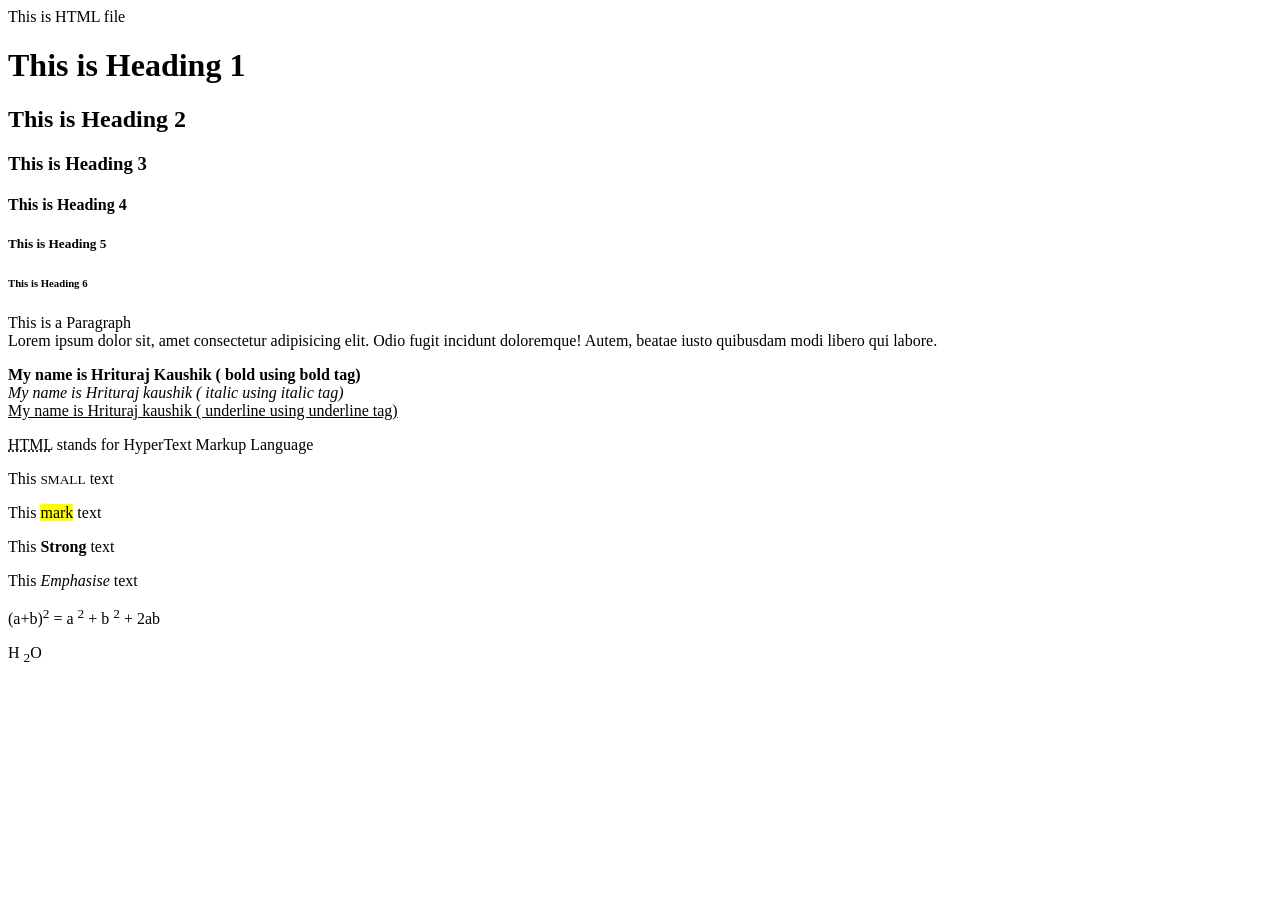
<file: HTML/index.html>
<!DOCTYPE html>
<html lang="en">

<head>
    <meta charset="UTF-8">
    <meta name="viewport" content="width=device-width, initial-scale=1.0">
    <title> My first website</title>
</head>

<body>
    This is HTML file

    <h1>This is Heading 1</h1>
    <h2>This is Heading 2 </h2>
    <h3>This is Heading 3</h3>
    <h4>This is Heading 4</h4>
    <h5>This is Heading 5</h5>
    <h6>This is Heading 6</h6>

    <p> This is a Paragraph <br> Lorem ipsum dolor sit, amet consectetur adipisicing elit. Odio fugit incidunt
        doloremque! Autem, beatae iusto quibusdam modi libero qui labore. </p>

    <b>My name is Hrituraj Kaushik ( bold using bold tag)</b> <br>
    <i>My name is Hrituraj kaushik ( italic using italic tag)</i> <br>
    <u>My name is Hrituraj kaushik ( underline using underline tag)</u> <br>

    <p>
        <abbr title="Hyper Text Markup language">HTML</abbr> stands for HyperText Markup Language
    </p>
    <p>
        This <small>SMALL</small> text
    </p>
    <p>
        This <mark>mark</mark> text
    </p>
    <p>
        This <strong>Strong</strong> text
    </p>
    <p>
        This <em>Emphasise</em> text
    </p>
    <p> (a+b)<sup>2</sup> = a <sup>2</sup> + b <sup>2</sup> + 2ab</p>
    <p>
        H <sub>2</sub>O
    </p>
</body>

</html>
</file>
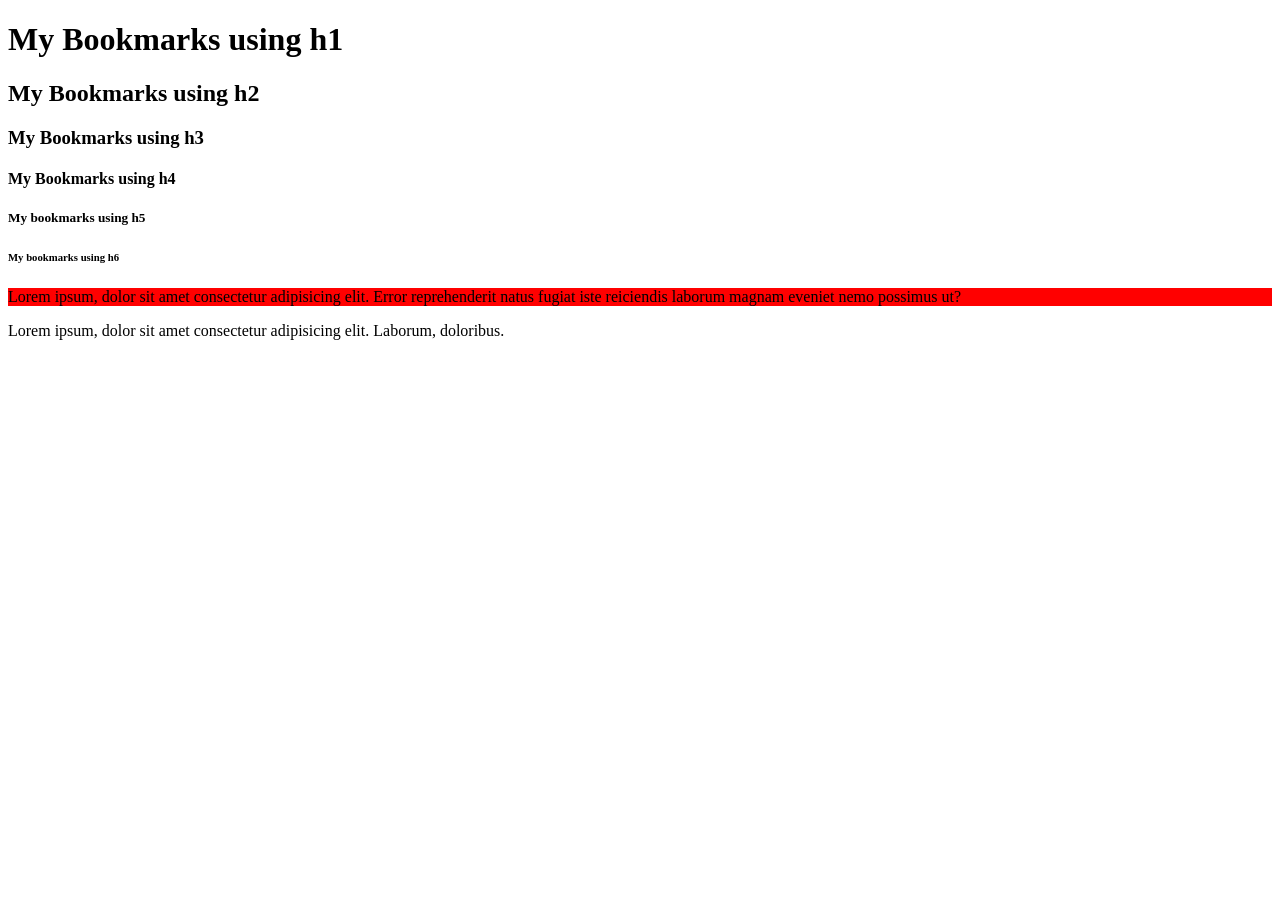
<file: HTML/Bookmarks.html>
<!DOCTYPE html>
<html lang="en">
<head>
    <meta charset="UTF-8">
    <meta name="viewport" content="width=device-width, initial-scale=1.0">
    <title>Document</title>
</head>
<body>
    <h1> My Bookmarks using h1</h1>
    <h2> My Bookmarks using h2</h2>
    <h3> My Bookmarks using h3</h3>
    <h4> My Bookmarks using h4</h4>
    <h5> My bookmarks using h5</h5>
    <h6>My bookmarks using h6 </h6>

    <p style="background-color: red;"> Lorem ipsum, dolor sit amet consectetur adipisicing elit. Error reprehenderit natus fugiat iste reiciendis laborum magnam eveniet nemo possimus ut?</p>

    <p>Lorem ipsum, dolor sit amet consectetur adipisicing elit. Laborum, doloribus.</p>

</body>
</html>
</file>
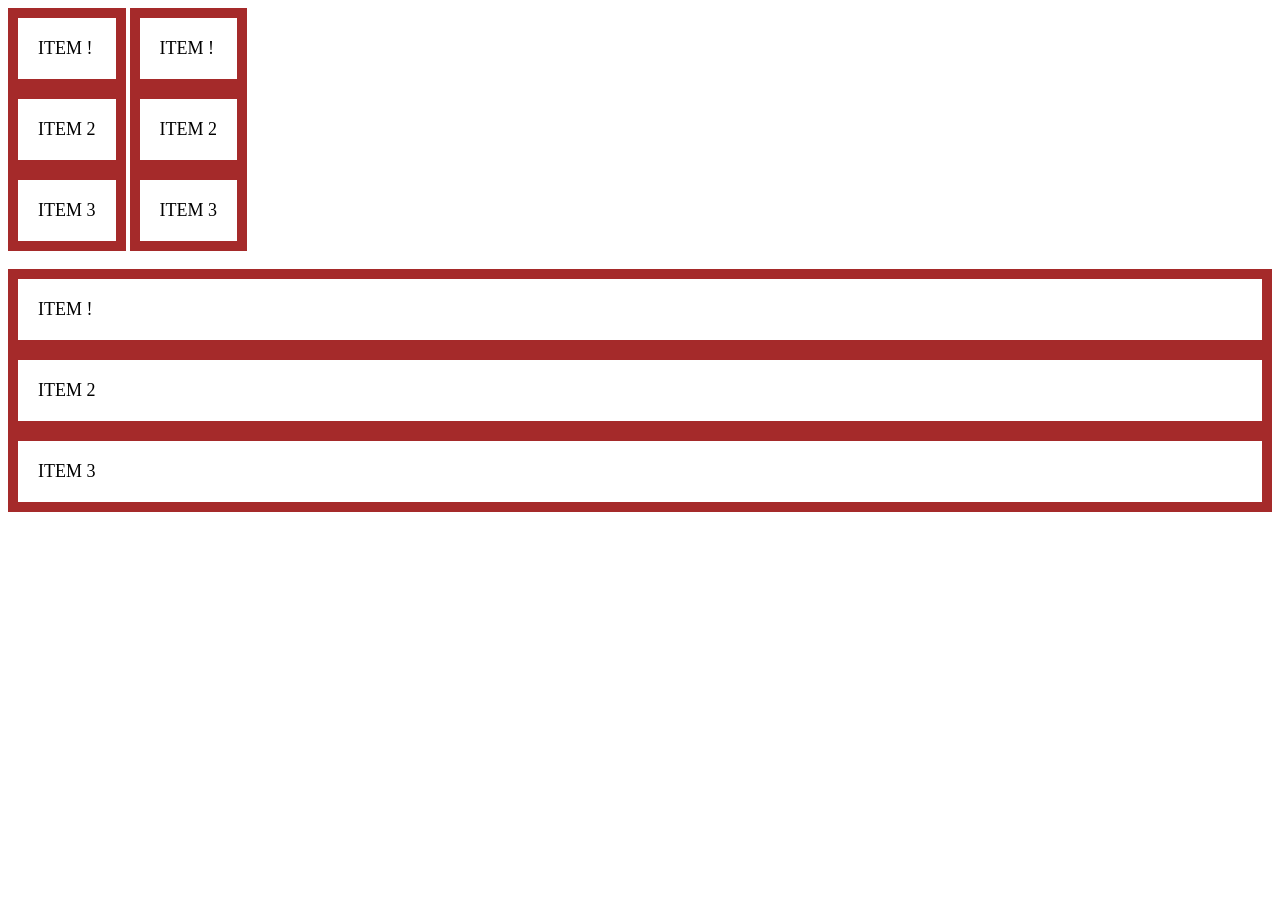
<file: HTML/Flex.html>
<!DOCTYPE html>
<html lang="en">

<head>
    <meta charset="UTF-8">
    <meta name="viewport" content="width=device-width, initial-scale=1.0">
    <title>Document</title>

    <style>
        .content {
            display: inline-flex;
            background-color: brown;
            flex-direction: column;
        }

        .content div {
            background-color: white;
            margin: 10px;
            font-size: large;
            align-items: center;
            padding: 20px;

        }

        .content2 {
            display: flex;
            background-color: brown;
            flex-direction: column;
        }

        .content2 div {
            background-color: white;
            margin: 10px;
            font-size: large;
            align-items: center;
            padding: 20px;
        }

        .content3 {
            display: inline-flex;
            background-color: brown;
            flex-direction: column;
        }

        .content3 div {
            background-color: white;
            margin: 10px;
            font-size: large;
            align-items: center;
            padding: 20px;
        }
    </style>
</head>

<body>
    <div class="content">
        <div>ITEM !</div>
        <div>ITEM 2</div>
        <div>ITEM 3</div>
    </div>

    <div class="content3">
        <div>ITEM !</div>
        <div>ITEM 2</div>
        <div>ITEM 3</div>
    </div>

    <br><br>

    <div class="content2">
        <div>ITEM !</div>
        <div>ITEM 2</div>
        <div>ITEM 3</div>
    </div>
</body>

</html>
</file>
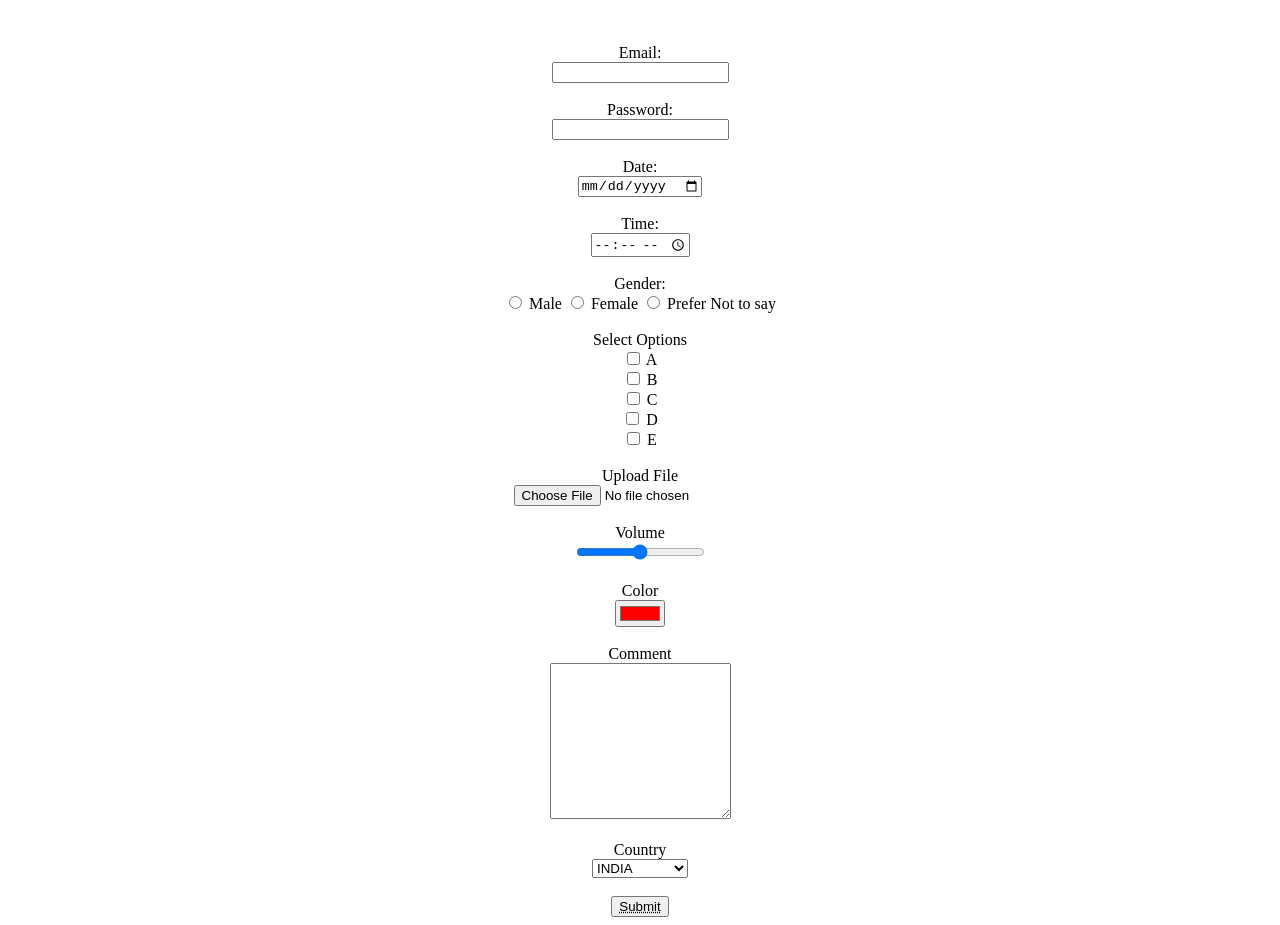
<file: HTML/Form.html>
<!DOCTYPE html>
<html lang="en">

<head>
    <meta charset="UTF-8">
    <meta name="viewport" content="width=device-width, initial-scale=1.0">
    <title>Document</title>
</head>

<body>
    <form>
        <center>
            <br><br>

            <!-- Email input type validates email format -->
            <!-- label: Displays the text for the input -->
            <!-- for: Must match the input's id -->
            <!-- id: Unique identifier for the input -->
            <!-- name: Name sent to the server when the form is submitted -->
            <label for="Email">Email:</label><br>
            <input type="email" name="Email ID" id="Email">

            <br><br>

            <!-- Password field hides entered text -->
            <label for="Password">Password:</label><br>
            <input type="password" name="Password" id="Password">

            <br><br>

            <!-- Date picker lets user choose a date -->
            <label for="Date">Date:</label><br>
            <input type="date" name="Date" id="Date">

            <br><br>

            <!-- Time picker lets user choose a time -->
            <label for="Time">Time:</label><br>
            <input type="time" name="Time" id="Time">

            <br><br>

            <!-- Radio buttons allow one gender choice -->
            <!-- Same name groups radio buttons so only one can be selected -->
            <!-- value stores the selected option -->
            <label>Gender:</label><br>

            <input type="radio" name="Gender" id="Male" value="Male">
            <label for="Male">Male</label>

            <input type="radio" name="Gender" id="Female" value="Female">
            <label for="Female">Female</label>

            <input type="radio" name="Gender" id="NA" value="Prefer Not to say">
            <label for="NA">Prefer Not to say</label>

            <br><br>

            <!-- Checkboxes allow multiple selections -->
            <!-- Multiple checkboxes can have the same name -->
            <!-- Each checkbox should have a unique id and value -->
            <label>Select Options</label><br>

            <input type="checkbox" name="Option" id="A" value="A">
            <label for="A">A</label><br>

            <input type="checkbox" name="Option" id="B" value="B">
            <label for="B">B</label><br>

            <input type="checkbox" name="Option" id="C" value="C">
            <label for="C">C</label><br>

            <input type="checkbox" name="Option" id="D" value="D">
            <label for="D">D</label><br>

            <input type="checkbox" name="Option" id="E" value="E">
            <label for="E">E</label>

            <br><br>

            <!-- File input opens file chooser -->
            <label for="File">Upload File</label><br>
            <input type="file" name="File" id="File">

            <br><br>

            <!-- Range slider selects a numeric value -->
            <!-- value can set the initial slider position -->
            <label for="Volume">Volume</label><br>
            <input type="range" name="Volume" id="Volume" value="50">

            <br><br>

            <!-- Color picker chooses a color -->
            <!-- value sets the default color -->
            <label for="Color">Color</label><br>
            <input type="color" name="Color" id="Color" value="#ff0000">

            <br><br>

            <!-- Text area for longer comments -->
            <!-- rows = height, cols = width -->
            <label for="Comment">Comment</label><br>
            <textarea name="Comment" id="Comment" rows="10" cols="20"></textarea>

            <br><br>

            <!-- Dropdown select for country choice -->
            <!-- select creates the dropdown -->
            <!-- option represents each item -->
            <!-- value is submitted to the server -->
            <label for="Country">Country</label><br>
            <select name="Country" id="Country">
                <option value="India">INDIA</option>
                <option value="Indonesia">INDONESIA</option>
                <option value="USA">USA</option>
                <option value="Canada">CANADA</option>
                <option value="France">FRANCE</option>
                <option value="Germany">GERMANY</option>
            </select>

            <br><br>

            <!-- Button submits the form -->
            <!-- type="submit" sends the form data -->
            <button type="submit">
                <abbr title="Submit the form">Submit</abbr>
            </button>

    </form>
    </center>
</body>

</html>
</file>
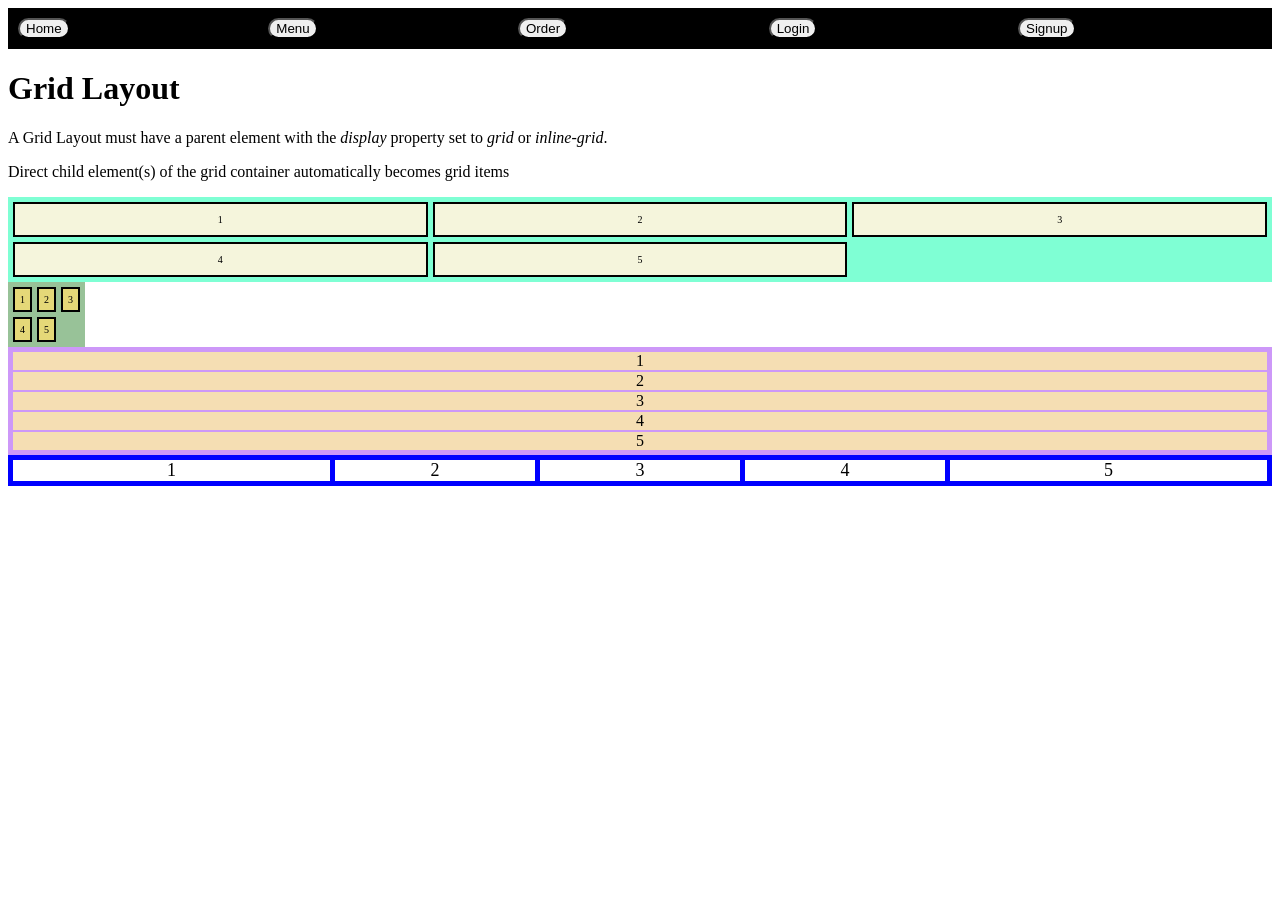
<file: HTML/grid.html>
<!DOCTYPE html>
<html lang="en">

<head>
    <meta charset="UTF-8">
    <meta name="viewport" content="width=device-width, initial-scale=1.0">
    <title>Document</title>

    <style>
        .upper {

            display: grid;
            background-color: rgb(0, 0, 0);
            grid-template-columns: 50px 50px 50px 50px 50px;
            gap: 200px;
            padding: 10px
        }

        .upper div {

            border: 5px;
            font-size: 5px;
            text-align: center;
        }

        #b1 {
            border-radius: 20px;
        }

        #b1:hover {
            background-color: aqua;
            transition: 100ms;
        }
    </style>
</head>

<body>

    <div class="upper">
        <div> <button id="b1">Home</button></div>
        <div><button id="b1">Menu</button></div>
        <div><button id="b1">Order</button></div>
        <div><button id="b1">Login</button></div>
        <div><button id="b1">Signup</button></div>
    </div>

</body>

</html>


<!DOCTYPE html>
<html lang="en">

<head>
    <meta charset="UTF-8">
    <meta name="viewport" content="width=device-width, initial-scale=1.0">
    <title>Document</title>

    <style>
        .container {
            display: grid;
            /*  With this the container get the grid property*/
            grid-template-columns: auto auto auto;
            /* This decides the size of columns */
            background-color: aquamarine;
            /* Color of the columns*/
            padding: 5px;
            /* The gap between the outer border and container border */
            gap: 5px;
        }

        .container div {
            /* Used to style the elements in the grid */
            background-color: beige;
            /* Color of the block*/
            border: 2px solid black;
            /* border size and color*/
            padding: 10px;
            /* Space between the text and the block border*/
            font-size: 10px;
            /* size of the text/number*/
            text-align: center;
            /* Align the text to the centre of the block*/
        }

        .container2 {
            display: inline-grid;
            grid-template-columns: auto auto auto;
            background-color: rgb(152, 194, 152);
            gap: 5px;
            padding: 5px;
        }

        .container2 div {
            background-color: rgb(229, 216, 120);
            border: 2px solid black;
            height: fit-content;
            font-size: 10px;
            padding: 5px;
            text-align: center;
        }

        .container3 {
            display: grid;
            grid-template-columns: 100ps 100px 100px;
            background-color: rgb(205, 152, 248);
            gap: 2px;
            padding: 5px;
        }

        .container3 div {

            background-color: wheat;
            border: 20px red;
            font-size: medium;
            text-align: center;
        }

        .container4 {
            display: grid;
            grid-template-columns: auto 200px 200px 200px auto;
            background-color: blue;
            gap: 5px;
            padding: 5px;
        }

        .container4 div {
            background-color: white;
            border: 5px;
            font-size: large;
            text-align: center;
        }
    </style>
</head>

<body>
    <h1>Grid Layout</h1>

    <p>A Grid Layout must have a parent element with the <em>display</em> property set to <em>grid</em> or
        <em>inline-grid</em>.
    </p>

    <p>Direct child element(s) of the grid container automatically becomes grid items</p>
    <div class="container">
        <div>1</div>
        <div>2</div>
        <div>3</div>
        <div>4</div>
        <div>5</div>
    </div>
    <div class="container2">
        <div>1</div>
        <div>2</div>
        <div>3</div>
        <div>4</div>
        <div>5</div>
    </div>


    <div class="container3">
        <div>1</div>
        <div>2</div>
        <div>3</div>
        <div>4</div>
        <div>5</div>
    </div>
    <div class="container4">
        <div>1</div>
        <div>2</div>
        <div>3</div>
        <div>4</div>
        <div>5</div>
    </div>

</body>
</file>
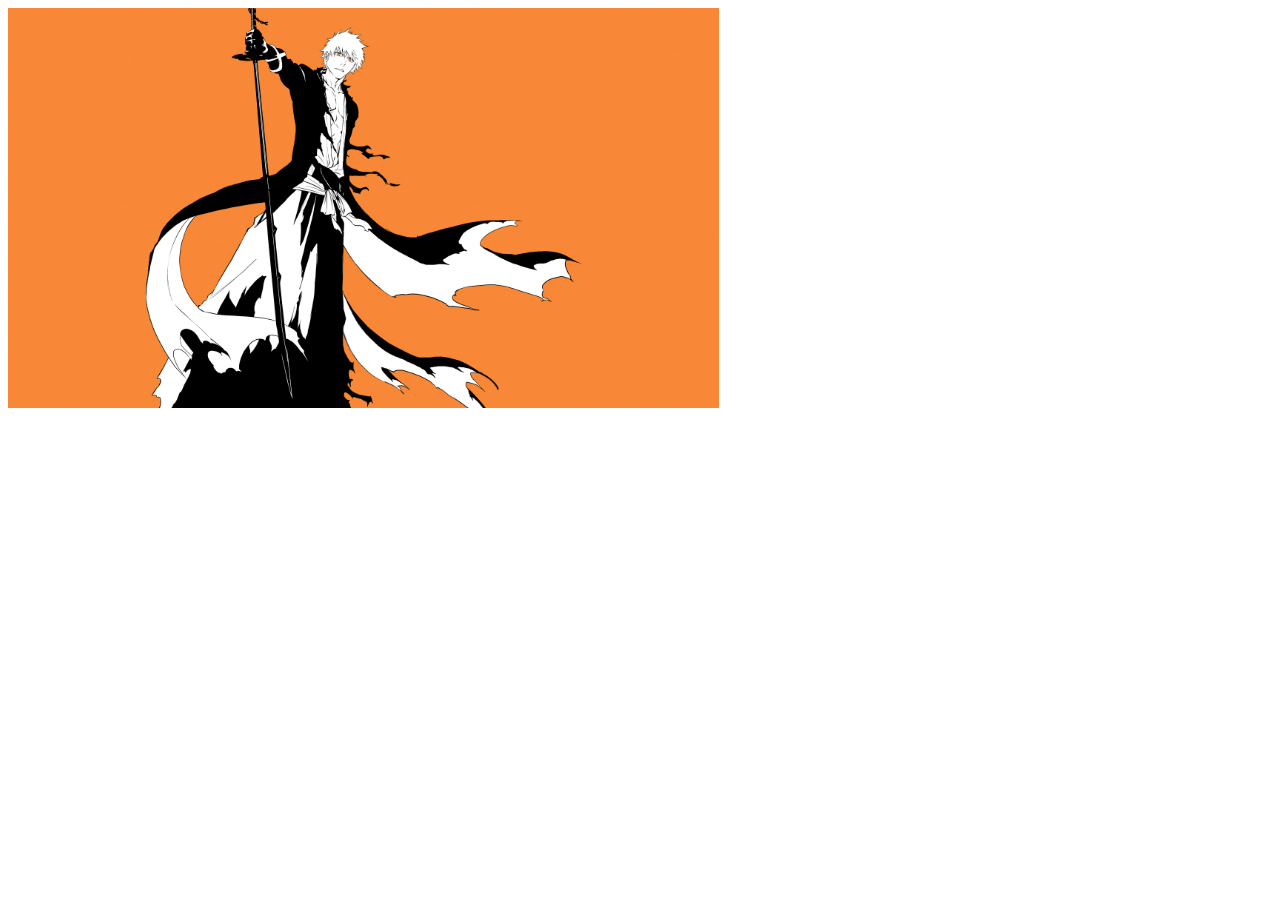
<file: HTML/Image.html>
<!DOCTYPE html>
<html lang="en">
<head>
    <meta charset="UTF-8">
    <meta name="viewport" content="width=device-width, initial-scale=1.0">
    <title>Images</title>
</head>
<body>
     <img width="" height="400" src="ichigo.jpeg" alt="Ichigo">
</body>
</html>
</file>
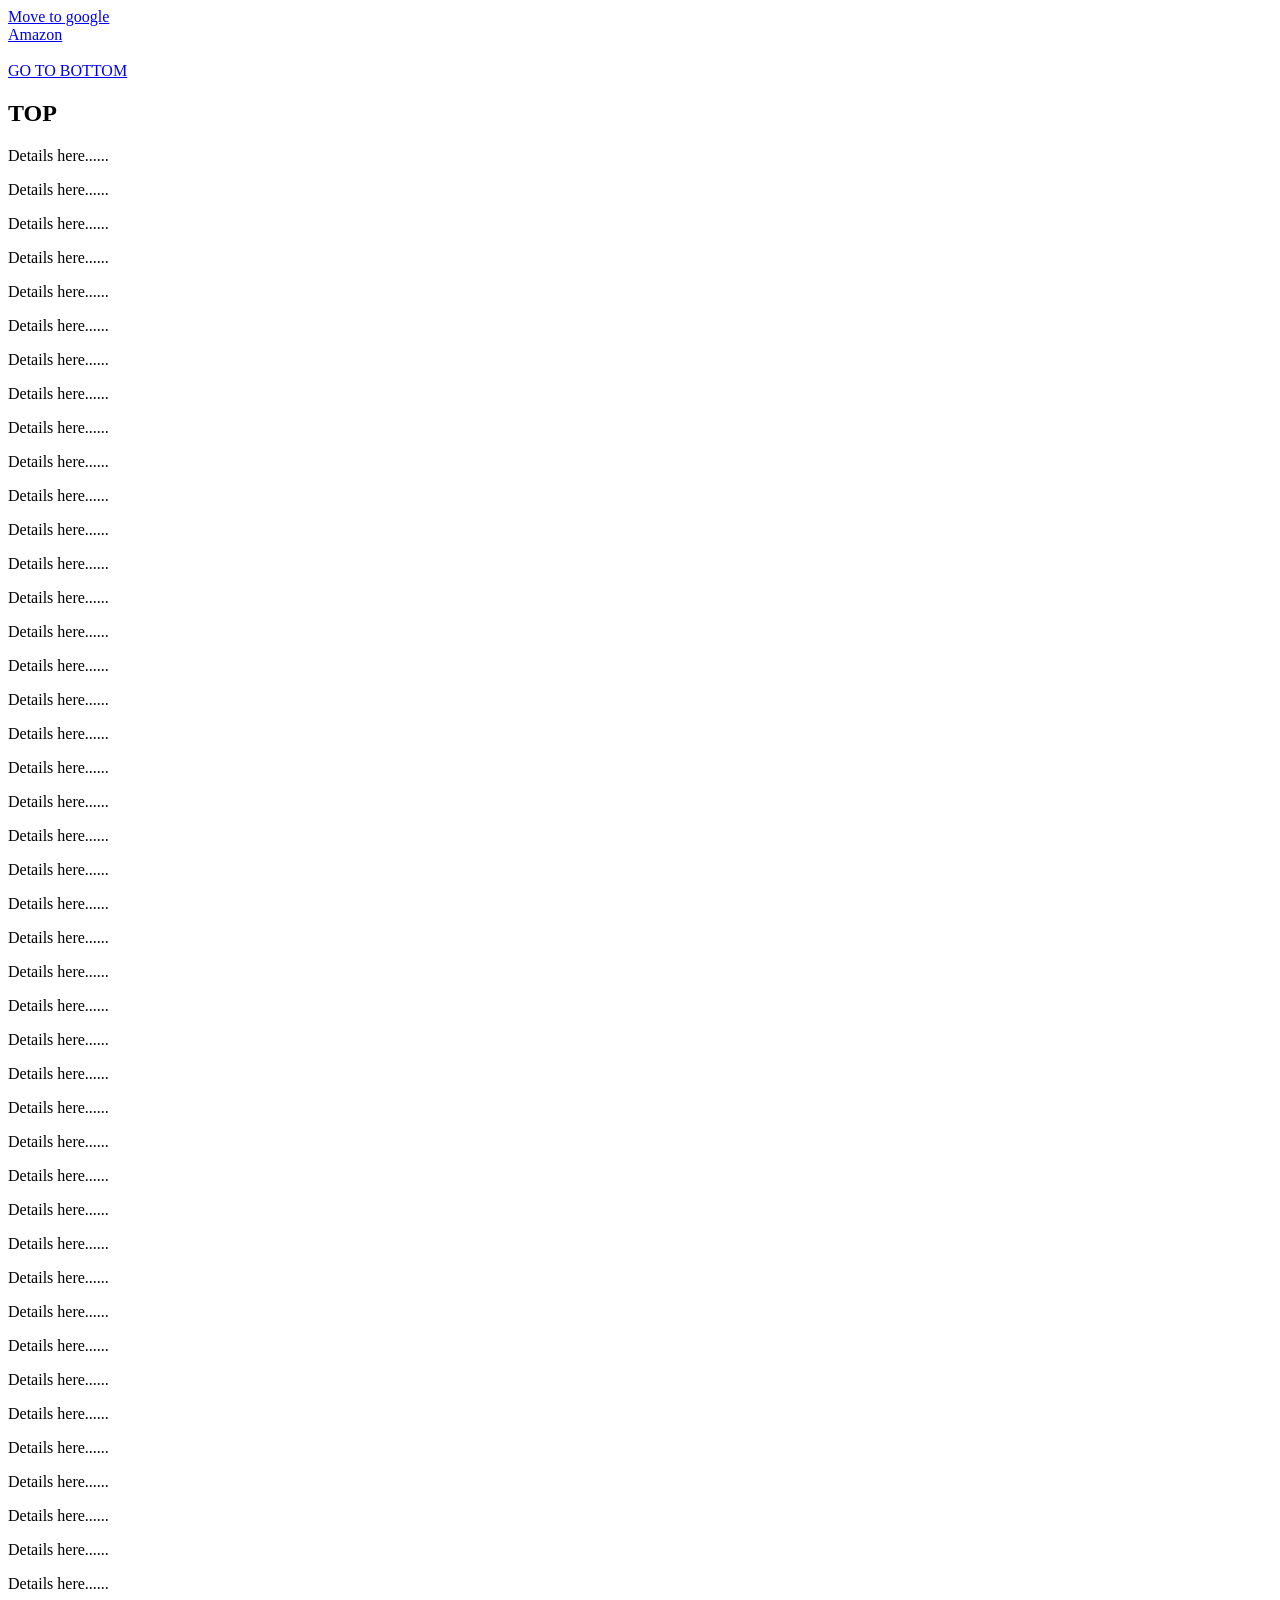
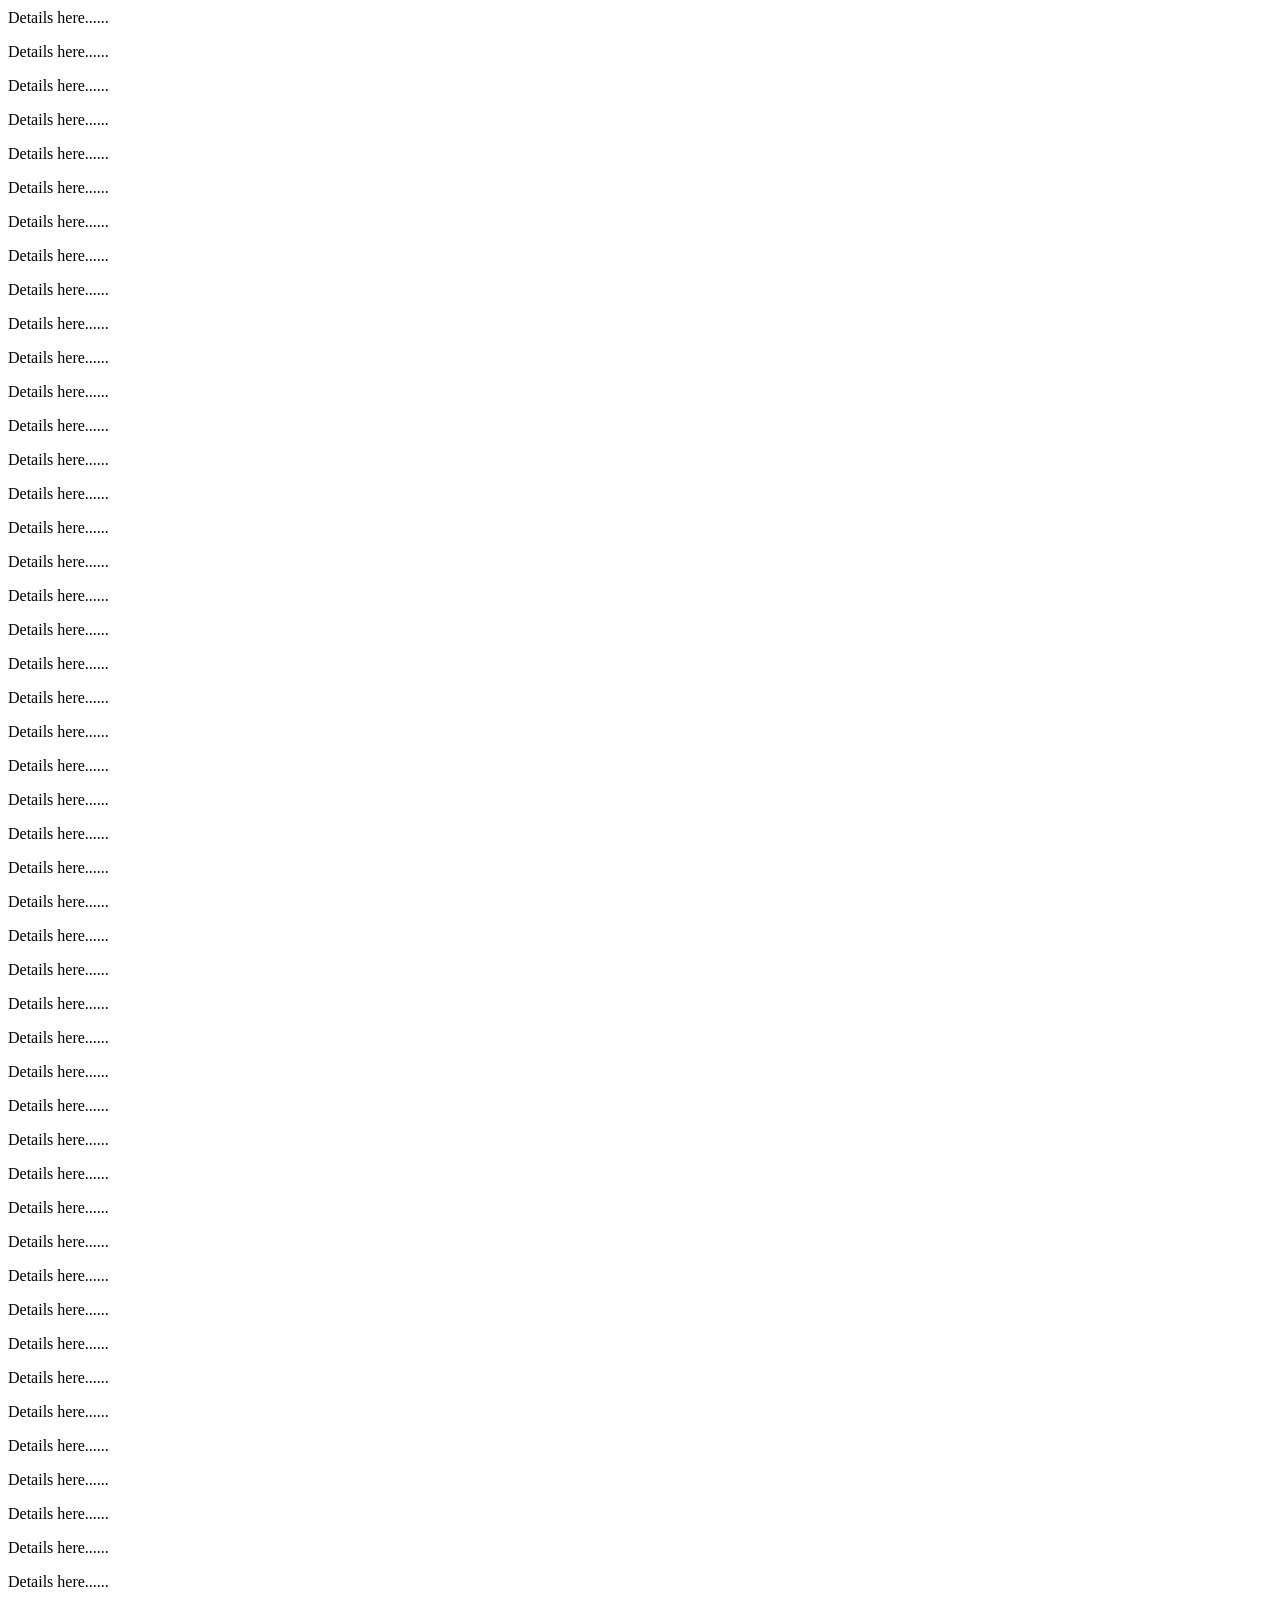
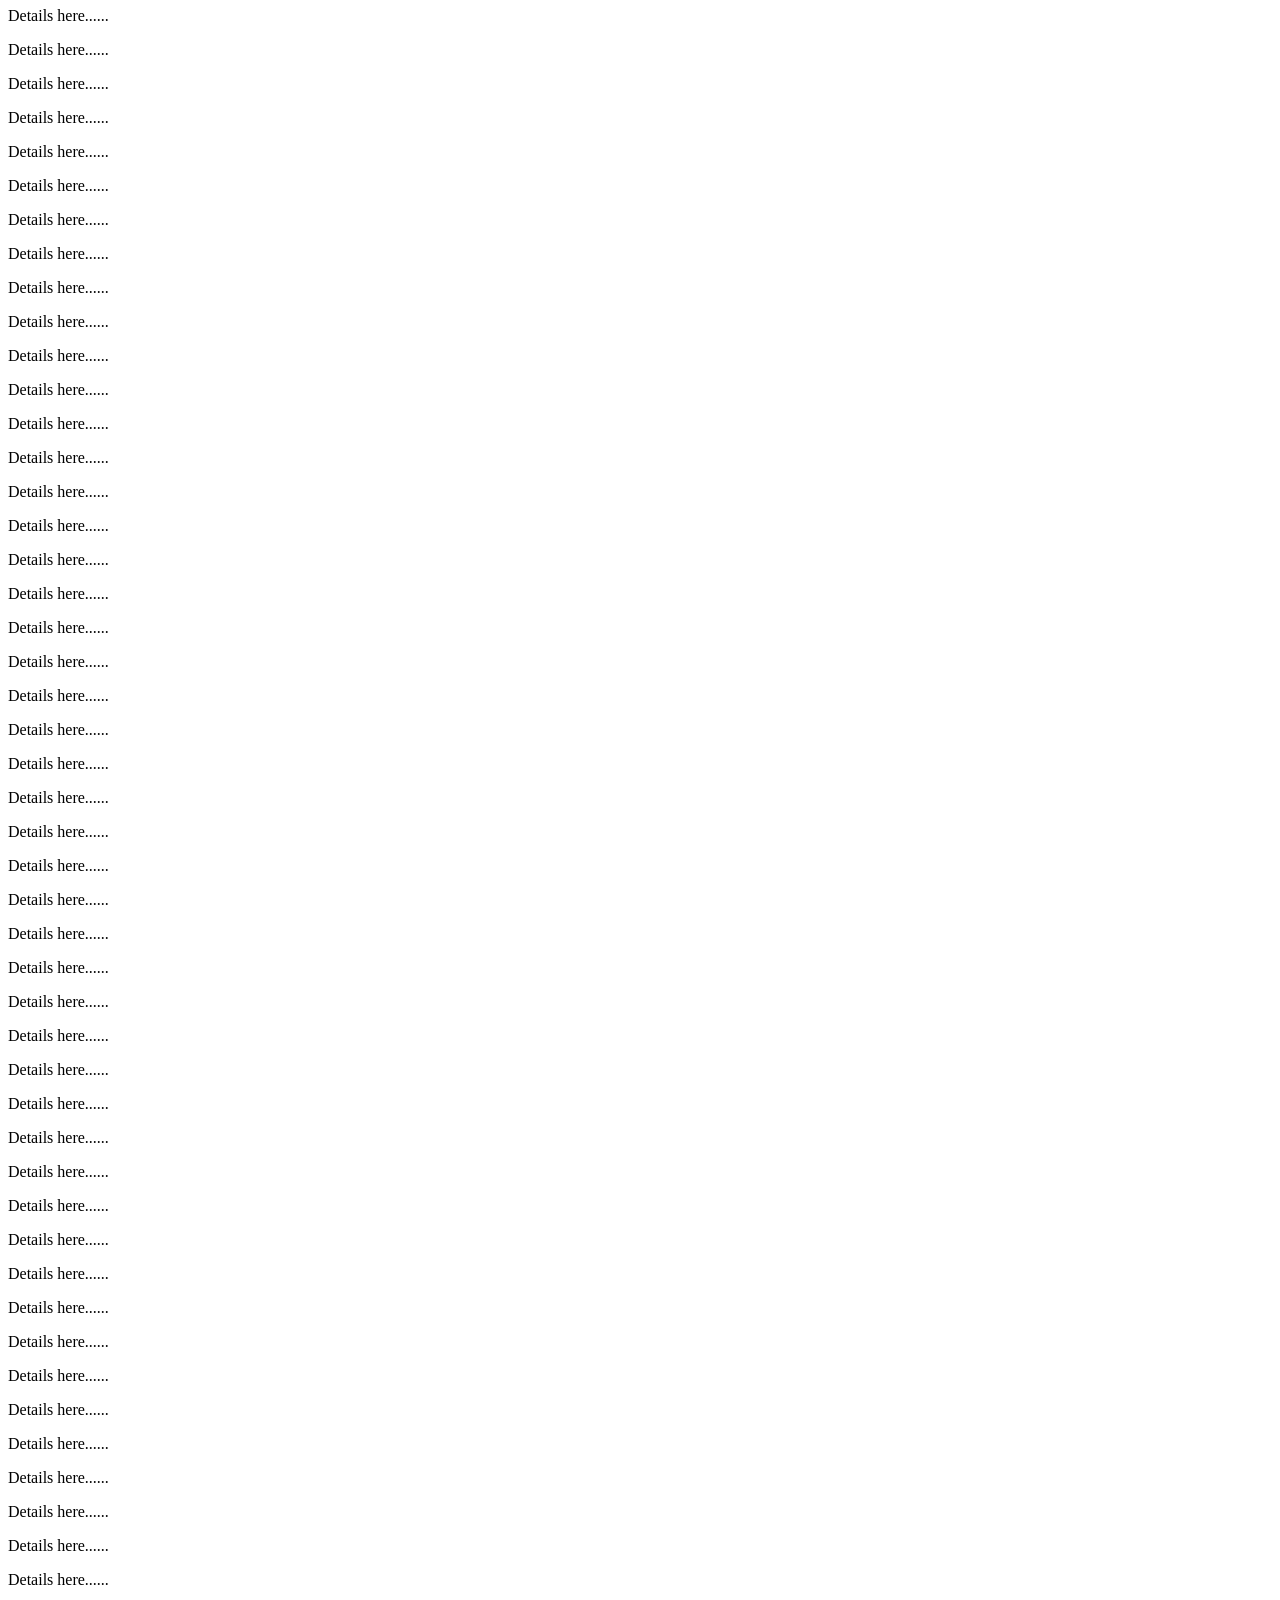
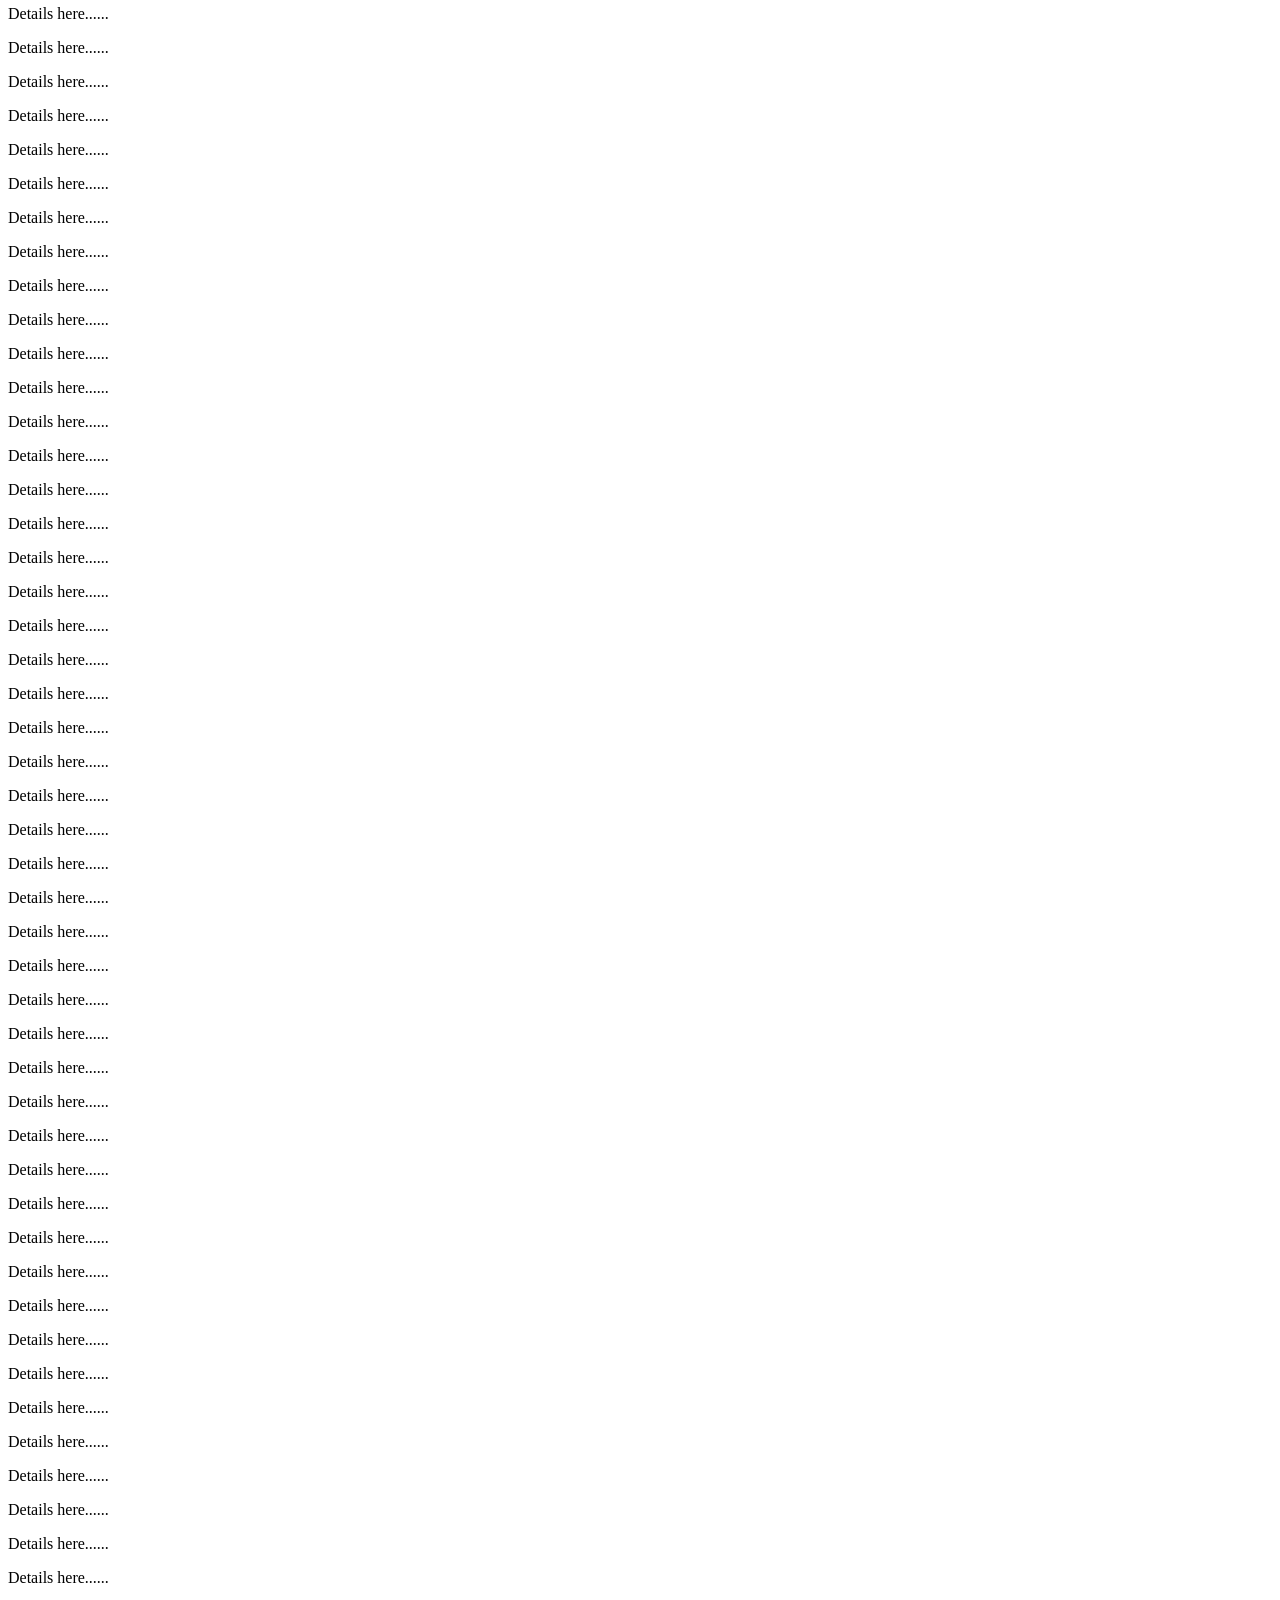
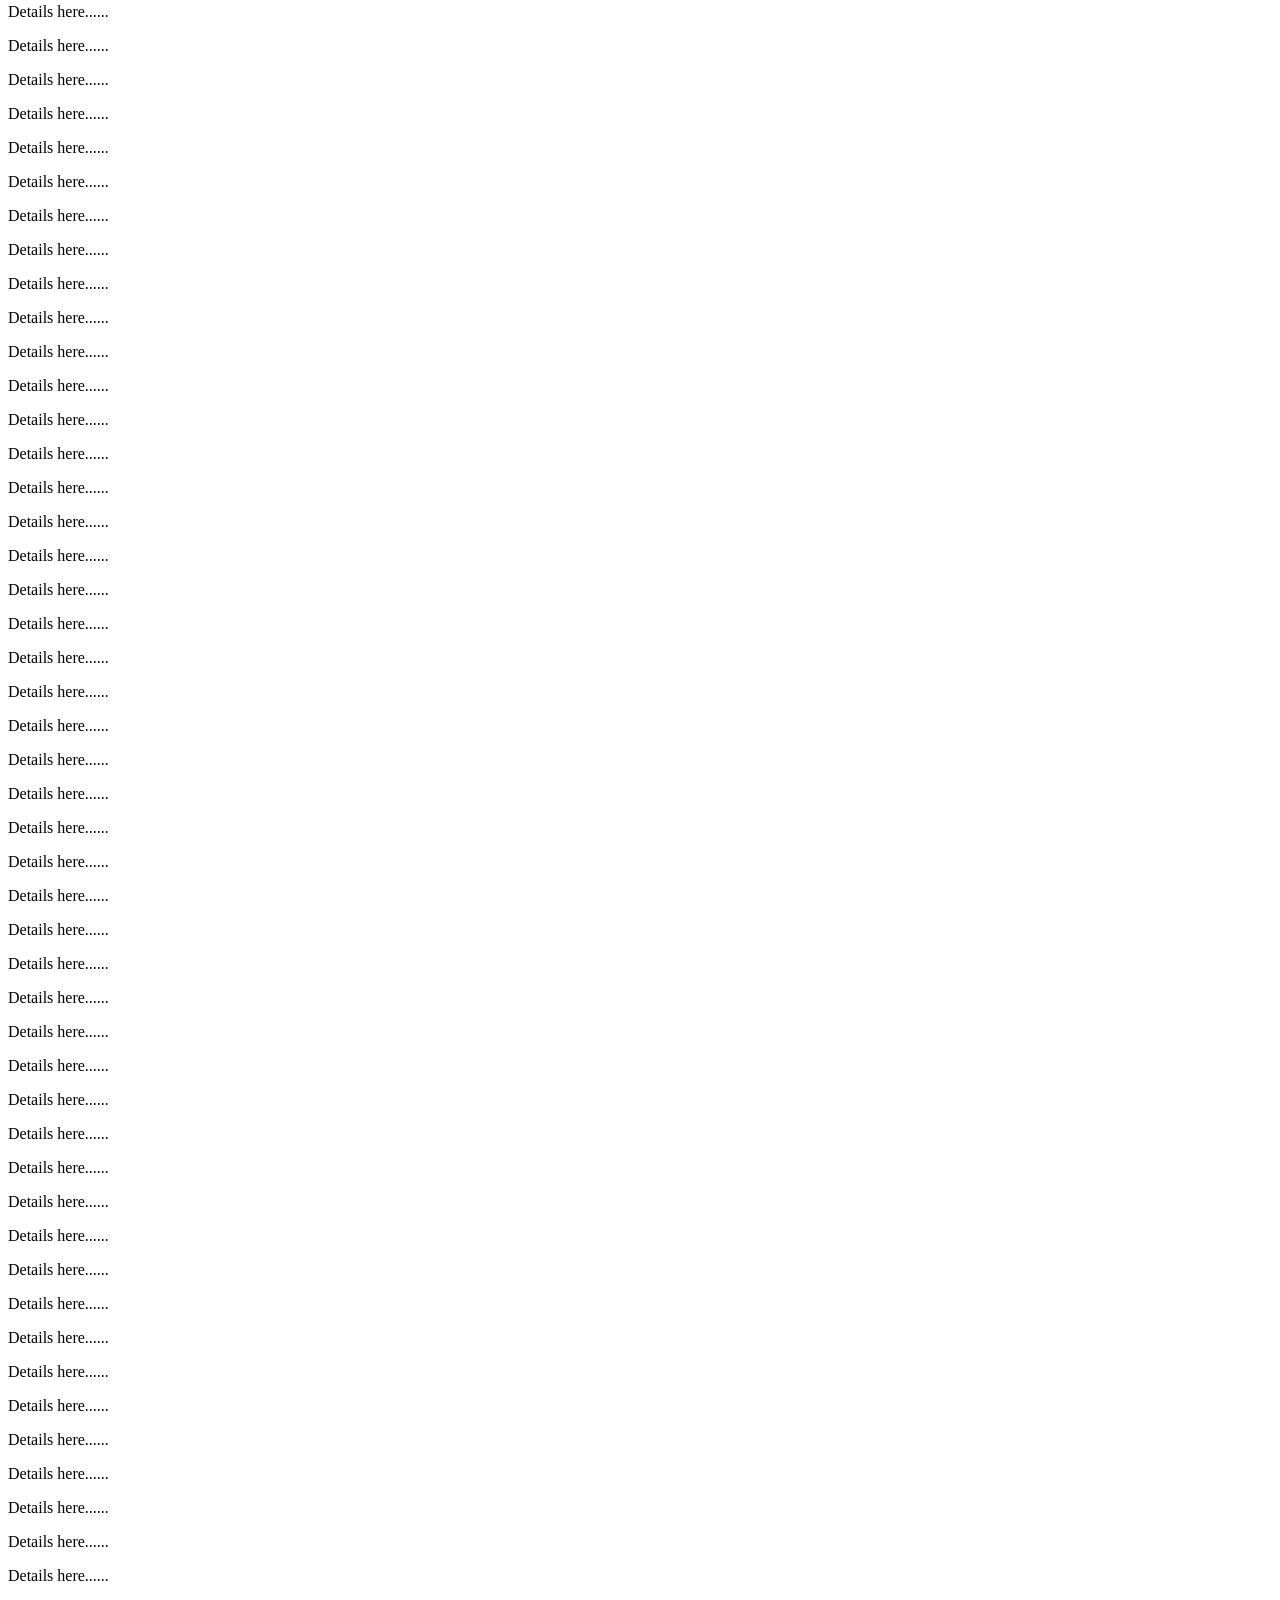
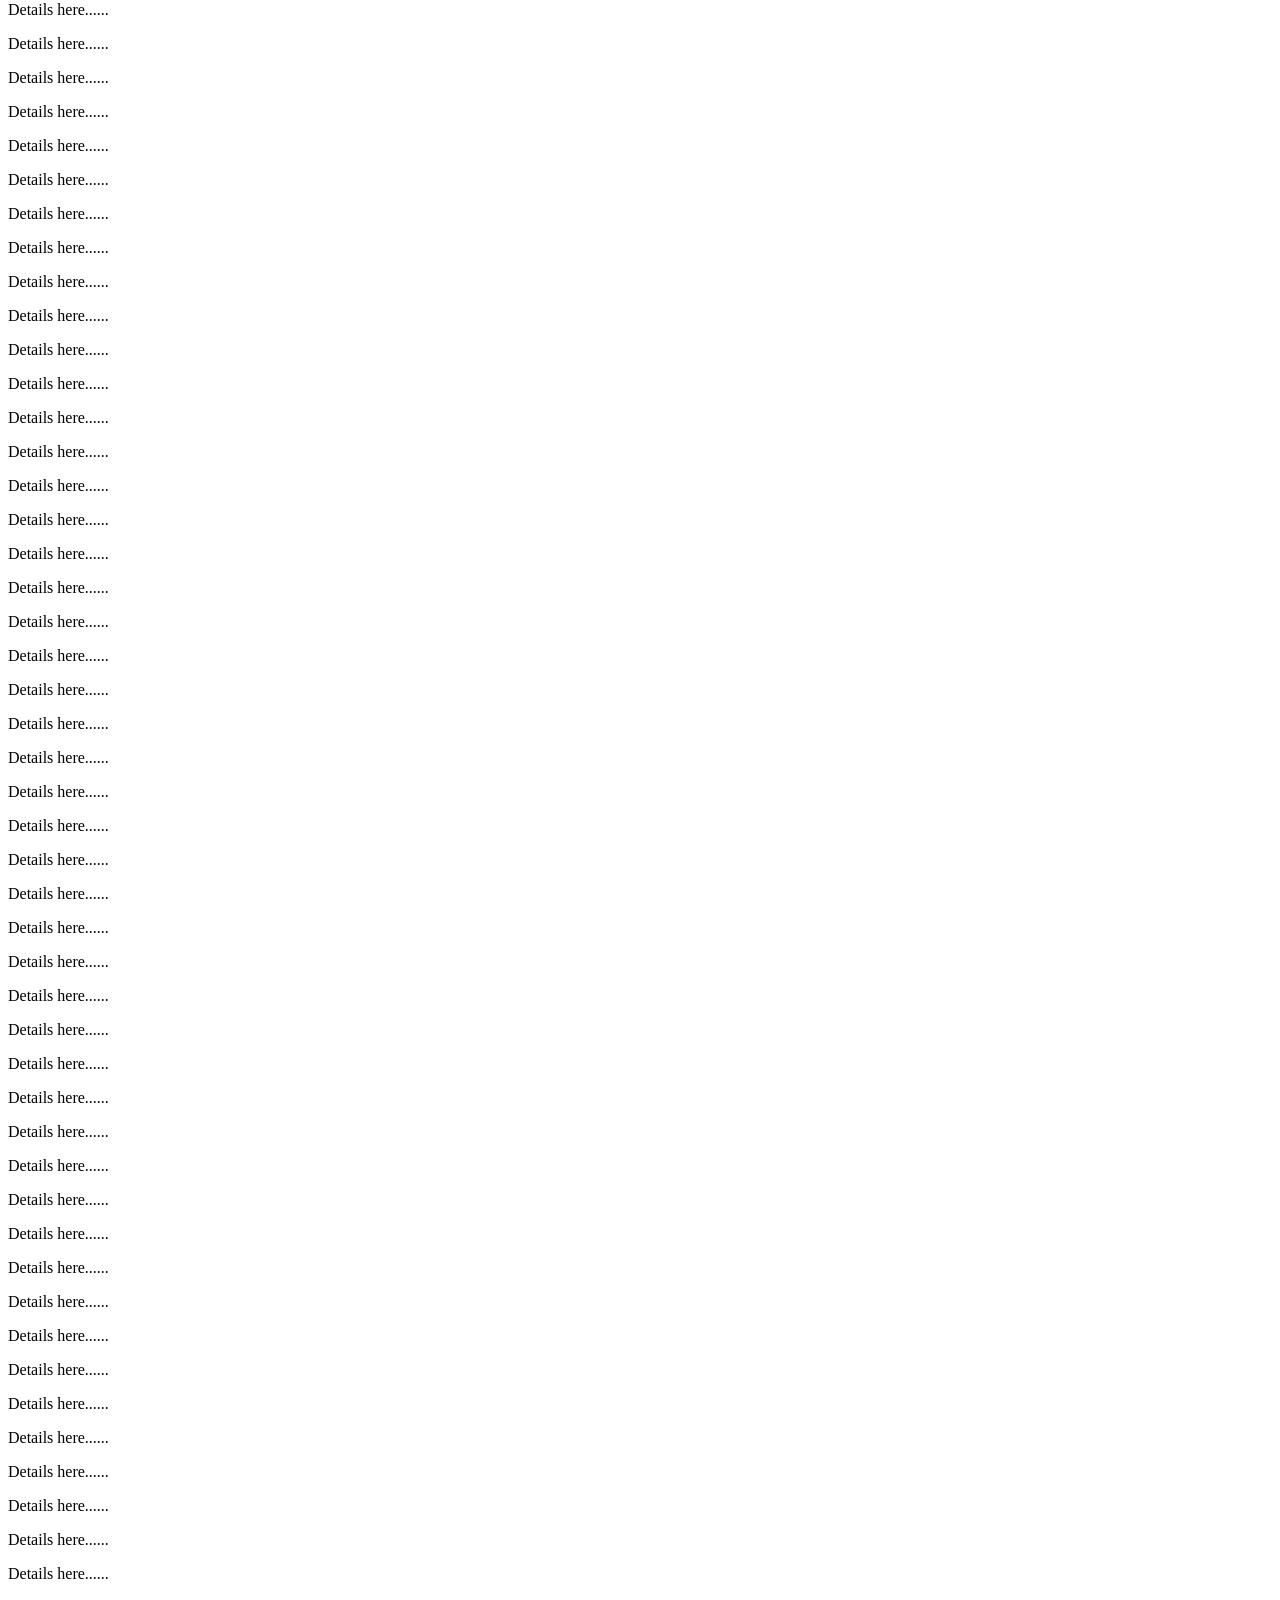
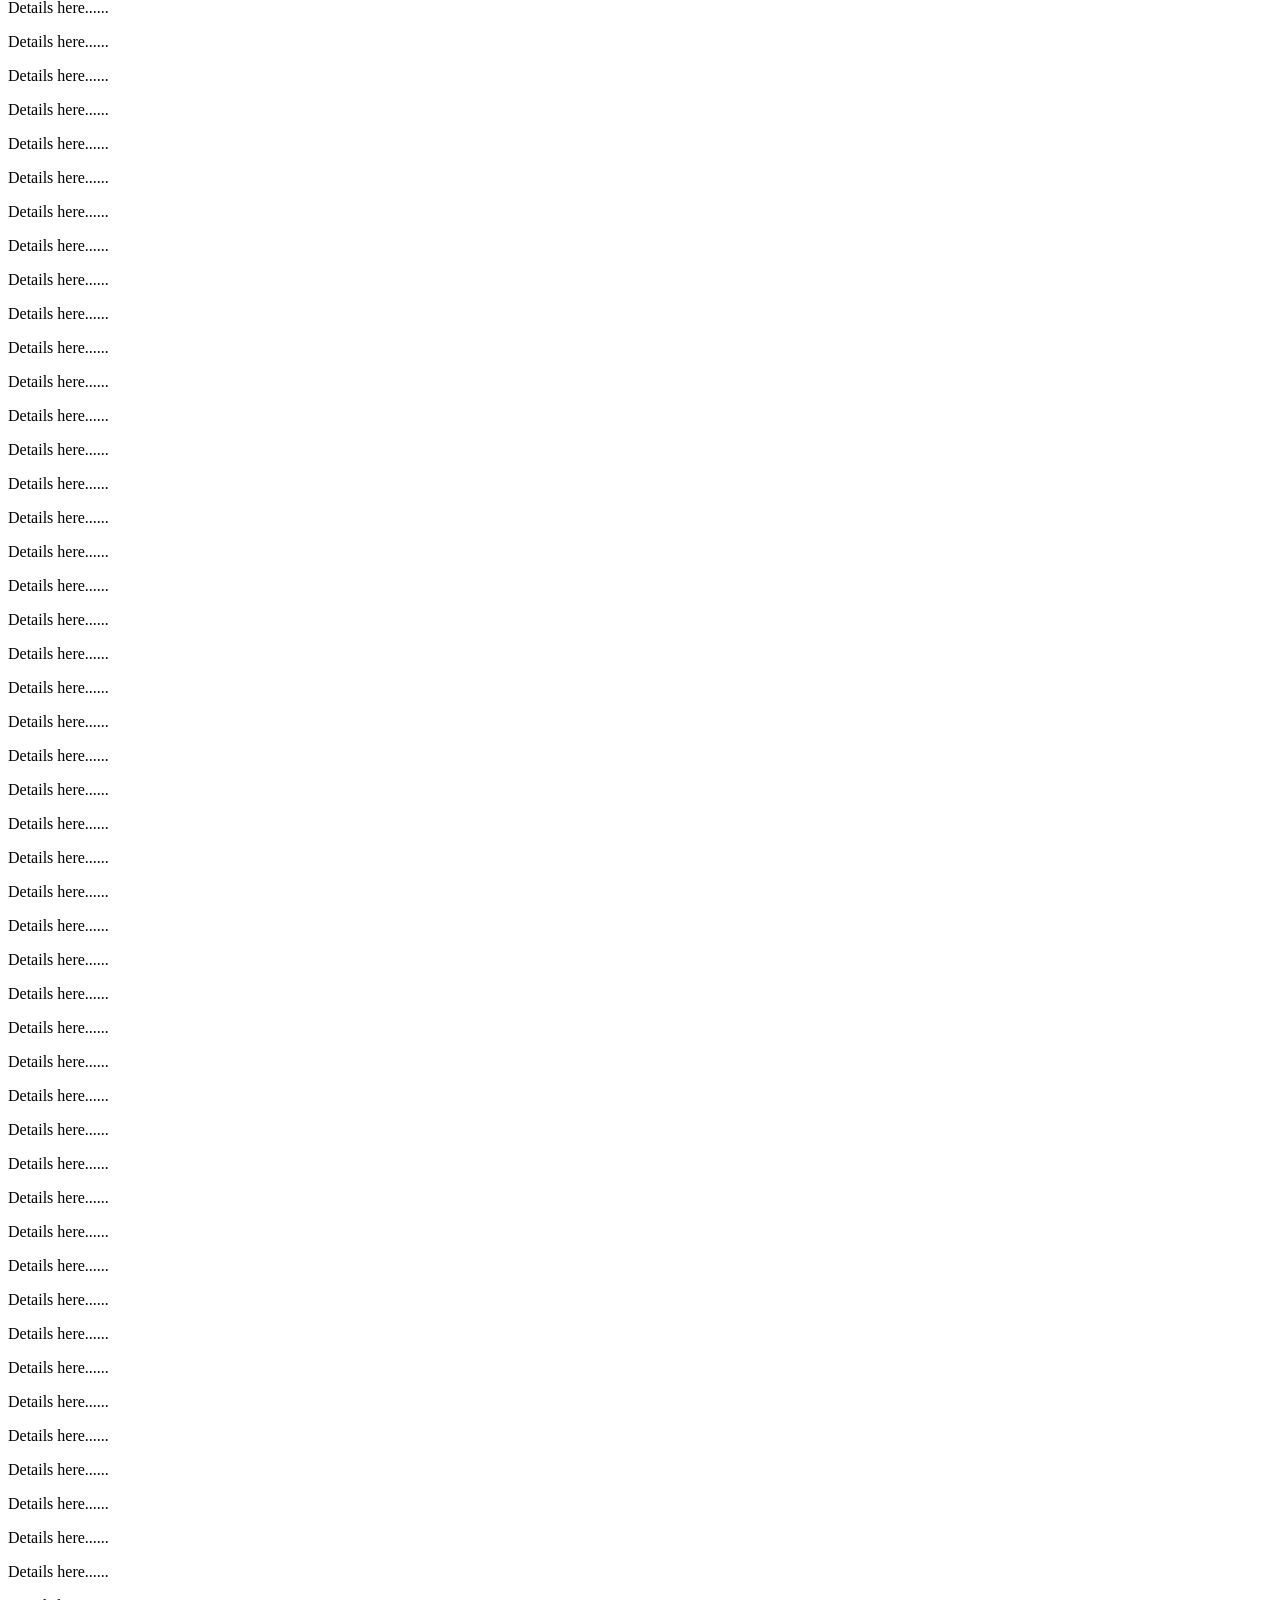
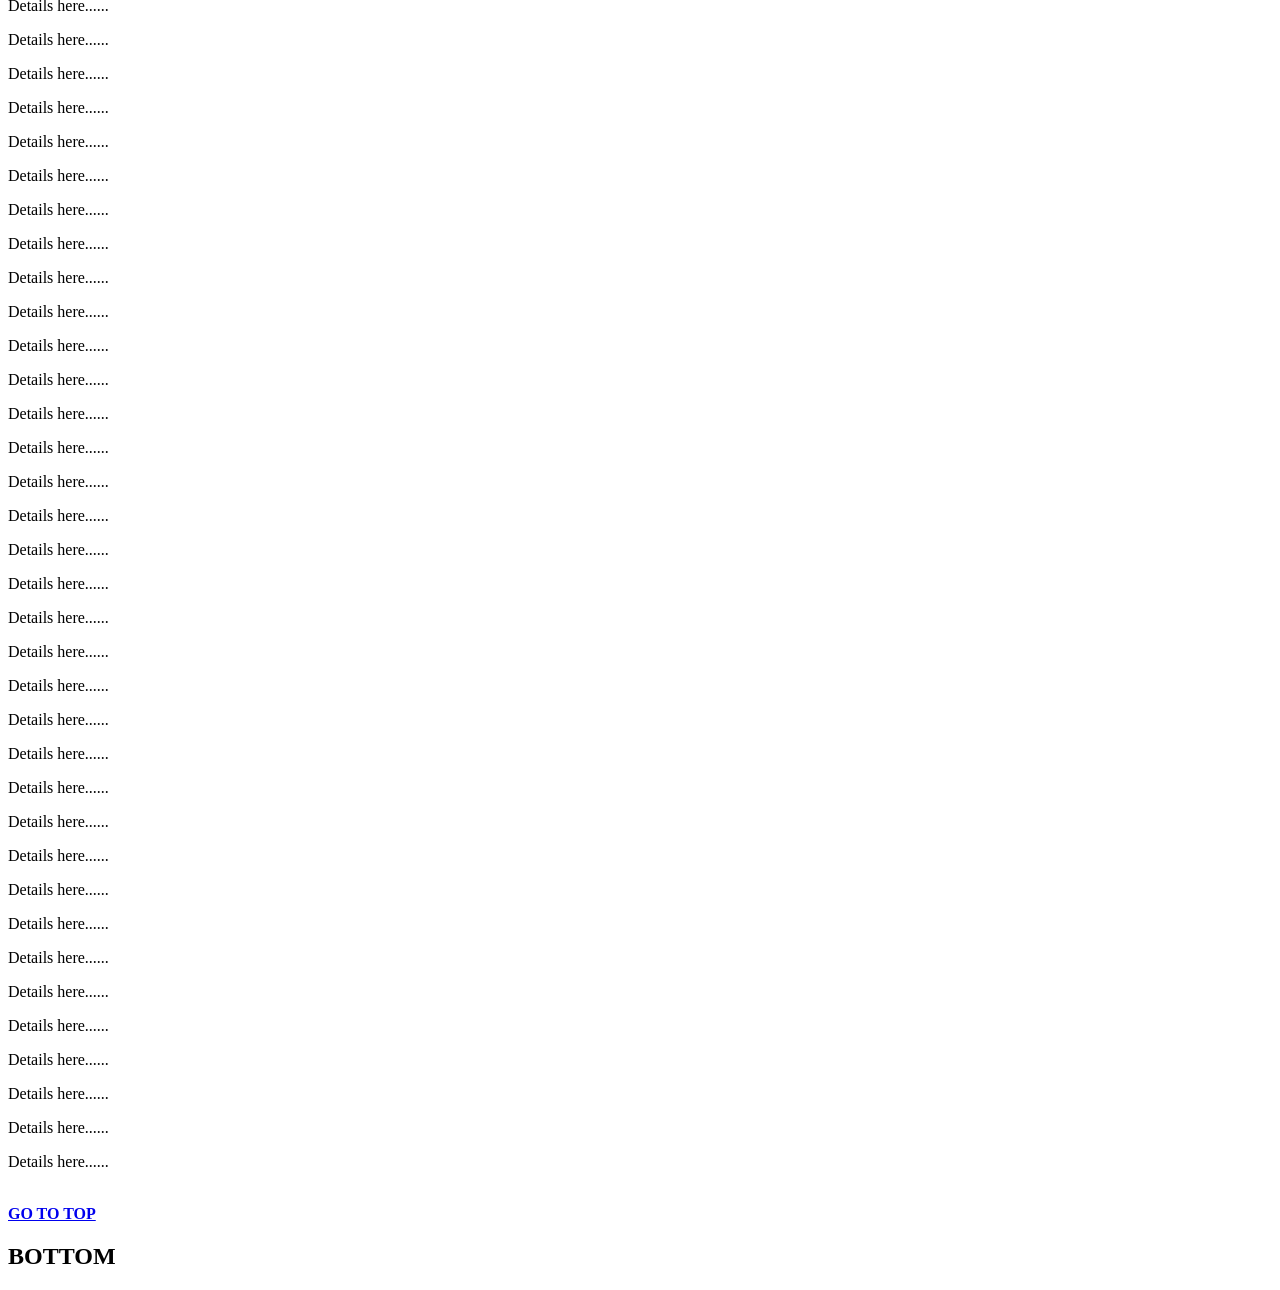
<file: HTML/Link.html>
<!DOCTYPE html>
<html lang="en">

<head>
    <meta charset="UTF-8">
    <meta name="viewport" content="width=device-width, initial-scale=1.0">
    <title>HyperLink</title>
</head>

<body>
    <a href="https://www.google.com">Move to google</a><br>

    <a href="https://www.amazon.in/" target="_blank">Amazon</a>
    <br>
    <br>
    <a href="#BOTTOM"> GO TO BOTTOM</a>
    <h2 id="TOP"> TOP</h2>
    <p>Details here......</p>
    <p>Details here......</p>
    <p>Details here......</p>
    <p>Details here......</p>
    <p>Details here......</p>
    <p>Details here......</p>
    <p>Details here......</p>
    <p>Details here......</p>
    <p>Details here......</p>
    <p>Details here......</p>
    <p>Details here......</p>
    <p>Details here......</p>
    <p>Details here......</p>
    <p>Details here......</p>
    <p>Details here......</p>
    <p>Details here......</p>
    <p>Details here......</p>
    <p>Details here......</p>
    <p>Details here......</p>
    <p>Details here......</p>
    <p>Details here......</p>
    <p>Details here......</p>
    <p>Details here......</p>
    <p>Details here......</p>
    <p>Details here......</p>
    <p>Details here......</p>
    <p>Details here......</p>
    <p>Details here......</p>
    <p>Details here......</p>
    <p>Details here......</p>
    <p>Details here......</p>
    <p>Details here......</p>
    <p>Details here......</p>
    <p>Details here......</p>
    <p>Details here......</p>
    <p>Details here......</p>
    <p>Details here......</p>
    <p>Details here......</p>
    <p>Details here......</p>
    <p>Details here......</p>
    <p>Details here......</p>
    <p>Details here......</p>
    <p>Details here......</p>
    <p>Details here......</p>
    <p>Details here......</p>
    <p>Details here......</p>
    <p>Details here......</p>
    <p>Details here......</p>
    <p>Details here......</p>
    <p>Details here......</p>
    <p>Details here......</p>
    <p>Details here......</p>
    <p>Details here......</p>
    <p>Details here......</p>
    <p>Details here......</p>
    <p>Details here......</p>
    <p>Details here......</p>
    <p>Details here......</p>
    <p>Details here......</p>
    <p>Details here......</p>
    <p>Details here......</p>
    <p>Details here......</p>
    <p>Details here......</p>
    <p>Details here......</p>
    <p>Details here......</p>
    <p>Details here......</p>
    <p>Details here......</p>
    <p>Details here......</p>
    <p>Details here......</p>
    <p>Details here......</p>
    <p>Details here......</p>
    <p>Details here......</p>
    <p>Details here......</p>
    <p>Details here......</p>
    <p>Details here......</p>
    <p>Details here......</p>
    <p>Details here......</p>
    <p>Details here......</p>
    <p>Details here......</p>
    <p>Details here......</p>
    <p>Details here......</p>
    <p>Details here......</p>
    <p>Details here......</p>
    <p>Details here......</p>
    <p>Details here......</p>
    <p>Details here......</p>
    <p>Details here......</p>
    <p>Details here......</p>
    <p>Details here......</p>
    <p>Details here......</p>
    <p>Details here......</p>
    <p>Details here......</p>
    <p>Details here......</p>
    <p>Details here......</p>
    <p>Details here......</p>
    <p>Details here......</p>
    <p>Details here......</p>
    <p>Details here......</p>
    <p>Details here......</p>
    <p>Details here......</p>
    <p>Details here......</p>
    <p>Details here......</p>
    <p>Details here......</p>
    <p>Details here......</p>
    <p>Details here......</p>
    <p>Details here......</p>
    <p>Details here......</p>
    <p>Details here......</p>
    <p>Details here......</p>
    <p>Details here......</p>
    <p>Details here......</p>
    <p>Details here......</p>
    <p>Details here......</p>
    <p>Details here......</p>
    <p>Details here......</p>
    <p>Details here......</p>
    <p>Details here......</p>
    <p>Details here......</p>
    <p>Details here......</p>
    <p>Details here......</p>
    <p>Details here......</p>
    <p>Details here......</p>
    <p>Details here......</p>
    <p>Details here......</p>
    <p>Details here......</p>
    <p>Details here......</p>
    <p>Details here......</p>
    <p>Details here......</p>
    <p>Details here......</p>
    <p>Details here......</p>
    <p>Details here......</p>
    <p>Details here......</p>
    <p>Details here......</p>
    <p>Details here......</p>
    <p>Details here......</p>
    <p>Details here......</p>
    <p>Details here......</p>
    <p>Details here......</p>
    <p>Details here......</p>
    <p>Details here......</p>
    <p>Details here......</p>
    <p>Details here......</p>
    <p>Details here......</p>
    <p>Details here......</p>
    <p>Details here......</p>
    <p>Details here......</p>
    <p>Details here......</p>
    <p>Details here......</p>
    <p>Details here......</p>
    <p>Details here......</p>
    <p>Details here......</p>
    <p>Details here......</p>
    <p>Details here......</p>
    <p>Details here......</p>
    <p>Details here......</p>
    <p>Details here......</p>
    <p>Details here......</p>
    <p>Details here......</p>
    <p>Details here......</p>
    <p>Details here......</p>
    <p>Details here......</p>
    <p>Details here......</p>
    <p>Details here......</p>
    <p>Details here......</p>
    <p>Details here......</p>
    <p>Details here......</p>
    <p>Details here......</p>
    <p>Details here......</p>
    <p>Details here......</p>
    <p>Details here......</p>
    <p>Details here......</p>
    <p>Details here......</p>
    <p>Details here......</p>
    <p>Details here......</p>
    <p>Details here......</p>
    <p>Details here......</p>
    <p>Details here......</p>
    <p>Details here......</p>
    <p>Details here......</p>
    <p>Details here......</p>
    <p>Details here......</p>
    <p>Details here......</p>
    <p>Details here......</p>
    <p>Details here......</p>
    <p>Details here......</p>
    <p>Details here......</p>
    <p>Details here......</p>
    <p>Details here......</p>
    <p>Details here......</p>
    <p>Details here......</p>
    <p>Details here......</p>
    <p>Details here......</p>
    <p>Details here......</p>
    <p>Details here......</p>
    <p>Details here......</p>
    <p>Details here......</p>
    <p>Details here......</p>
    <p>Details here......</p>
    <p>Details here......</p>
    <p>Details here......</p>
    <p>Details here......</p>
    <p>Details here......</p>
    <p>Details here......</p>
    <p>Details here......</p>
    <p>Details here......</p>
    <p>Details here......</p>
    <p>Details here......</p>
    <p>Details here......</p>
    <p>Details here......</p>
    <p>Details here......</p>
    <p>Details here......</p>
    <p>Details here......</p>
    <p>Details here......</p>
    <p>Details here......</p>
    <p>Details here......</p>
    <p>Details here......</p>
    <p>Details here......</p>
    <p>Details here......</p>
    <p>Details here......</p>
    <p>Details here......</p>
    <p>Details here......</p>
    <p>Details here......</p>
    <p>Details here......</p>
    <p>Details here......</p>
    <p>Details here......</p>
    <p>Details here......</p>
    <p>Details here......</p>
    <p>Details here......</p>
    <p>Details here......</p>
    <p>Details here......</p>
    <p>Details here......</p>
    <p>Details here......</p>
    <p>Details here......</p>
    <p>Details here......</p>
    <p>Details here......</p>
    <p>Details here......</p>
    <p>Details here......</p>
    <p>Details here......</p>
    <p>Details here......</p>
    <p>Details here......</p>
    <p>Details here......</p>
    <p>Details here......</p>
    <p>Details here......</p>
    <p>Details here......</p>
    <p>Details here......</p>
    <p>Details here......</p>
    <p>Details here......</p>
    <p>Details here......</p>
    <p>Details here......</p>
    <p>Details here......</p>
    <p>Details here......</p>
    <p>Details here......</p>
    <p>Details here......</p>
    <p>Details here......</p>
    <p>Details here......</p>
    <p>Details here......</p>
    <p>Details here......</p>
    <p>Details here......</p>
    <p>Details here......</p>
    <p>Details here......</p>
    <p>Details here......</p>
    <p>Details here......</p>
    <p>Details here......</p>
    <p>Details here......</p>
    <p>Details here......</p>
    <p>Details here......</p>
    <p>Details here......</p>
    <p>Details here......</p>
    <p>Details here......</p>
    <p>Details here......</p>
    <p>Details here......</p>
    <p>Details here......</p>
    <p>Details here......</p>
    <p>Details here......</p>
    <p>Details here......</p>
    <p>Details here......</p>
    <p>Details here......</p>
    <p>Details here......</p>
    <p>Details here......</p>
    <p>Details here......</p>
    <p>Details here......</p>
    <p>Details here......</p>
    <p>Details here......</p>
    <p>Details here......</p>
    <p>Details here......</p>
    <p>Details here......</p>
    <p>Details here......</p>
    <p>Details here......</p>
    <p>Details here......</p>
    <p>Details here......</p>
    <p>Details here......</p>
    <p>Details here......</p>
    <p>Details here......</p>
    <p>Details here......</p>
    <p>Details here......</p>
    <p>Details here......</p>
    <p>Details here......</p>
    <p>Details here......</p>
    <p>Details here......</p>
    <p>Details here......</p>
    <p>Details here......</p>
    <p>Details here......</p>
    <p>Details here......</p>
    <p>Details here......</p>
    <p>Details here......</p>
    <p>Details here......</p>
    <p>Details here......</p>
    <p>Details here......</p>
    <p>Details here......</p>
    <p>Details here......</p>
    <p>Details here......</p>
    <p>Details here......</p>
    <p>Details here......</p>
    <p>Details here......</p>
    <p>Details here......</p>
    <p>Details here......</p>
    <p>Details here......</p>
    <p>Details here......</p>
    <p>Details here......</p>
    <p>Details here......</p>
    <p>Details here......</p>
    <p>Details here......</p>
    <p>Details here......</p>
    <p>Details here......</p>
    <p>Details here......</p>
    <p>Details here......</p>
    <p>Details here......</p>
    <p>Details here......</p>
    <p>Details here......</p>
    <p>Details here......</p>
    <p>Details here......</p>
    <p>Details here......</p>
    <p>Details here......</p>
    <p>Details here......</p>
    <p>Details here......</p>
    <p>Details here......</p>
    <p>Details here......</p>
    <p>Details here......</p>
    <p>Details here......</p>
    <p>Details here......</p>
    <p>Details here......</p>
    <p>Details here......</p>
    <p>Details here......</p>
    <p>Details here......</p>
    <p>Details here......</p>
    <p>Details here......</p>
    <p>Details here......</p>
    <p>Details here......</p>
    <p>Details here......</p>
    <p>Details here......</p>
    <p>Details here......</p>
    <p>Details here......</p>
    <p>Details here......</p>
    <p>Details here......</p>
    <p>Details here......</p>
    <p>Details here......</p>
    <p>Details here......</p>
    <p>Details here......</p>
    <p>Details here......</p>
    <p>Details here......</p>
    <br>
    <a href="#TOP"><b>GO TO TOP</b></a>
    <h2 id="BOTTOM">BOTTOM</h2>
</body>

</html>
</file>
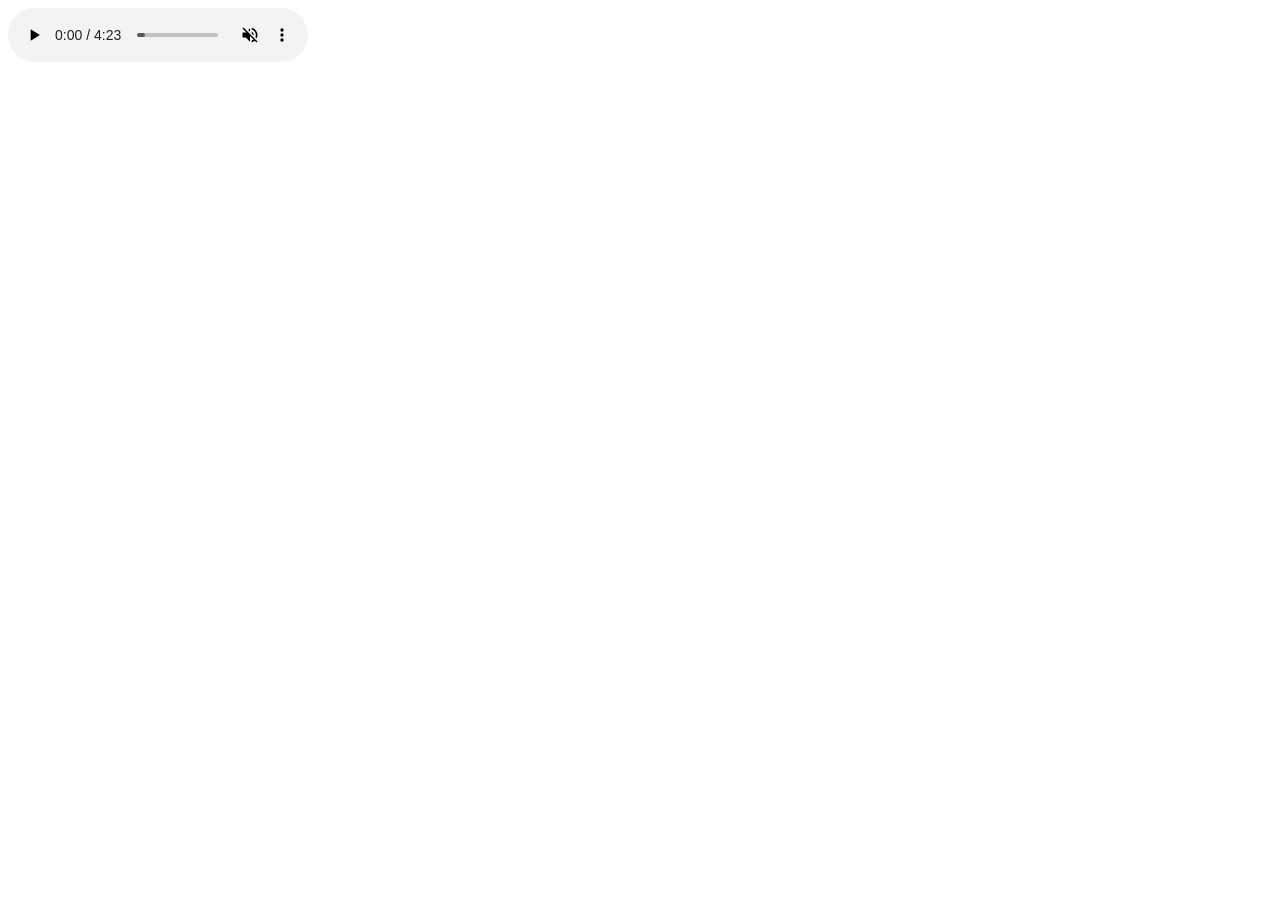
<file: HTML/Media.html>
<!DOCTYPE html>
<html lang="en">

<head>
    <meta charset="UTF-8">
    <meta name="viewport" content="width=device-width, initial-scale=1.0">
    <title>Mediat</title>
</head>

<body>
    <audio controls autoplay loop muted>
        <!-- audio creates an audio player -->
        <!-- autoplay always plays the audio whenever the page loads -->
        <!-- loop use to play the audio forever -->
        <!-- muted statred the audio as mute -->
        <!-- controls create the play. pause. volume controls -->
        <!-- source specifiess the audio file -->
        <!-- type dpecifies the format -->
        <source src="perfect.mp3" type="audio/mpeg">
        Your browser does not support the audio element.
    </audio>



</body>

</html>
</file>
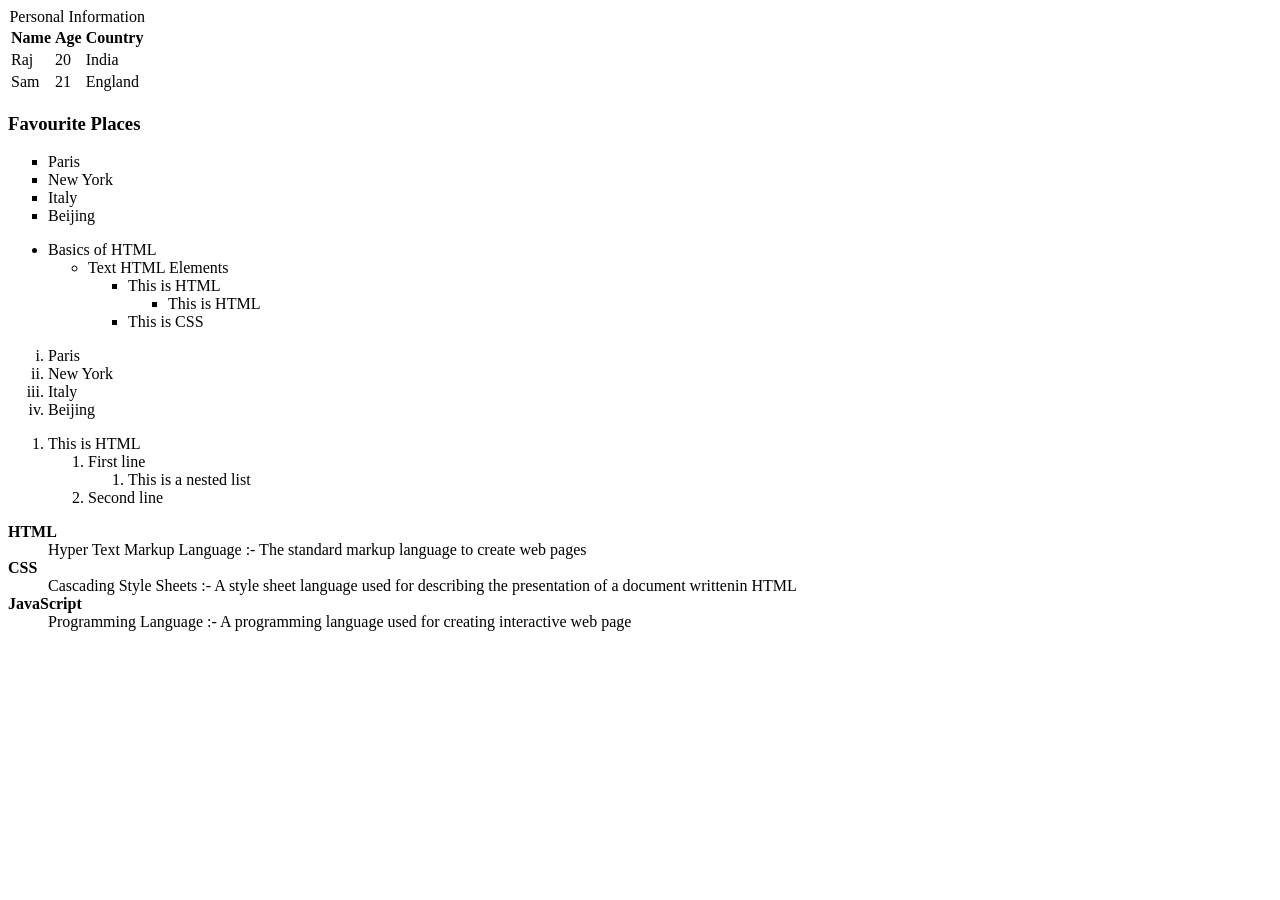
<file: HTML/Tables and List.html>
<!DOCTYPE html>
<html lang="en">

<head>
    <meta charset="UTF-8">
    <meta name="viewport" content="width=device-width, initial-scale=1.0">
    <title>Table</title>
</head>

<body>

    <!---------------------------------TABLES-------------------------------------->
    <Table>
        <caption>Personal Information</caption> <!-- Gives main heading to the table -->

        <tr> <!-- Table Row <tr> -->
            <th>Name</th>
            <th>Age</th> <!--table heading <th> -->
            <th>Country</th>
        </tr>
        <tr>
            <td rowspan="">Raj</td> <!-- table data <td> -->
            <td>20</td>
            <td>India</td>
        </tr>
        <tr>
            <td colspan="">Sam</td> <!-- table data <td> -->
            <td>21</td>
            <td>England</td>
        </tr>
    </Table>

    <!----------------------------------LIST---------------------------------->

    <!-- Unordered List -->

    <h3>Favourite Places</h3>

    <ul type="square"> <!-- Type can be defined as circle, disc, or square-->
        <li>Paris</li>
        <li>New York</li>
        <li>Italy</li>
        <li>Beijing</li>
    </ul>

    <ul>
        <li> Basics of HTML
            <ul>
                <li> Text HTML Elements</li>
                <ul>
                    <li> This is HTML
                        <ul>
                            <li>
                                This is HTML
                            </li>
                        </ul>
                    </li>
                    <li>This is CSS</li>
                </ul>
            </ul>
        </li>
    </ul>

    <!-- Ordered List -->

    <ol type="i"> <!-- Type can be defined as 1, a, A, i, I-->
        <li>Paris</li>
        <li>New York</li>
        <li>Italy</li>
        <li>Beijing</li>
    </ol>

    <ol>
        <li>
            This is HTML
            <ol>
                <li>First line</li>
                <ol>
                    <li>
                        This is a nested list
                    </li>
                </ol>
                <li>Second line</li>
            </ol>
        </li>
    </ol>


    <!-- Definition List -->
    <dl>
        <dt><b>HTML</b></dt> <!-- Definition Term -->
        <dd>Hyper Text Markup Language :- The standard markup language to create web pages</dd>

        <dt><b>CSS</b></dt>
        <dd>Cascading Style Sheets :- A style sheet language used for describing the presentation of a document
            writtenin HTML</dd> <!-- Definition Description-->

        <dt><b>JavaScript</b></dt>
        <dd>Programming Language :- A programming language used for creating interactive web page</dd>
    </dl>


</body>

</html>
</file>
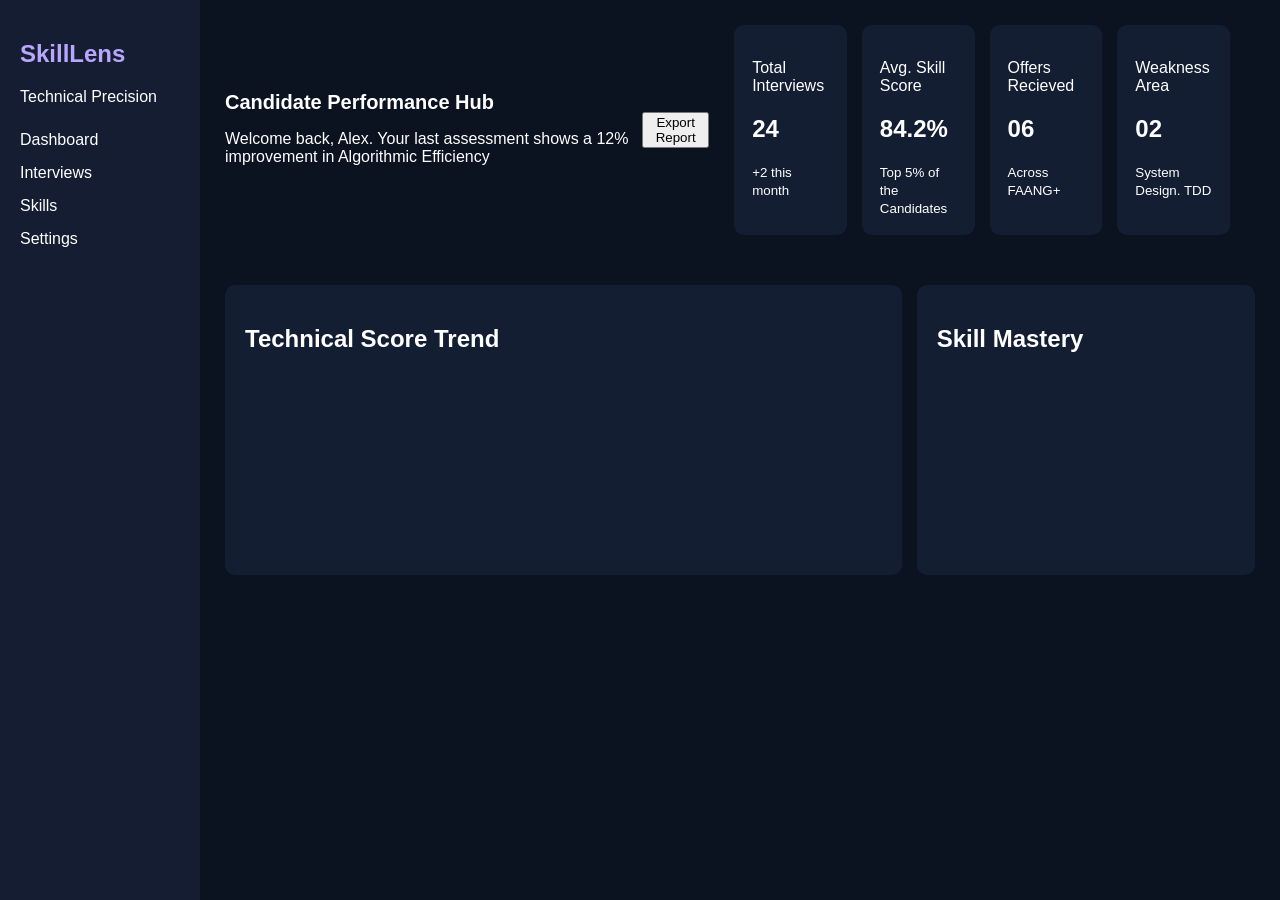
<file: SkillLens/Dashboard.html>
<!DOCTYPE html>
<html lang="en">

<head>
    <meta charset="UTF-8">
    <meta name="viewport" content="width=device-width, initial-scale=1.0">
    <title>SkillLens Dashboard</title>
    <link rel="stylesheet" href="Dashboard.css">

</head>

<body>
    <div class="dashboard">

        <div class="sidebar">

            <h2>SkillLens</h2>
            <p>Technical Precision</p>


            <div class="navigation">
                <div>Dashboard</div>
                <div>Interviews</div>
                <div>Skills</div>
                <div>Settings</div>
            </div>
        </div>

        <div class="main-content">

            <div class="header">

                <div>
                    <h1>Candidate Performance Hub</h1>
                    <p>
                        Welcome back, Alex. Your last assessment shows a 12% improvement in
                        Algorithmic Efficiency
                    </p>
                </div>
                <button> Export Report</button>

                <div class="stats">

                    <div class="stat-card">
                        <p>Total Interviews</p>
                        <h2>24</h2>
                        <small>+2 this month</small>
                    </div>

                    <div class="stat-card">

                        <p>Avg. Skill Score</p>
                        <h2>84.2%</h2>
                        <small>Top 5% of the Candidates</small>

                    </div>
                    <div class="stat-card">
                        <p>Offers Recieved</p>
                        <h2>06</h2>
                        <small>Across FAANG+</small>
                    </div>
                    <div class="stat-card">
                        <p>Weakness Area</p>
                        <h2>02</h2>
                        <small>System Design. TDD</small>
                    </div>

                </div>
            </div>

            <div class="middle">
                <div class="score-card">
                    <h2>Technical Score Trend</h2>
                </div>
                <div class="skill-card">
                    <h2>Skill Mastery</h2>
                </div>
            </div>
        </div>

    </div>
</body>

</html>
</file>
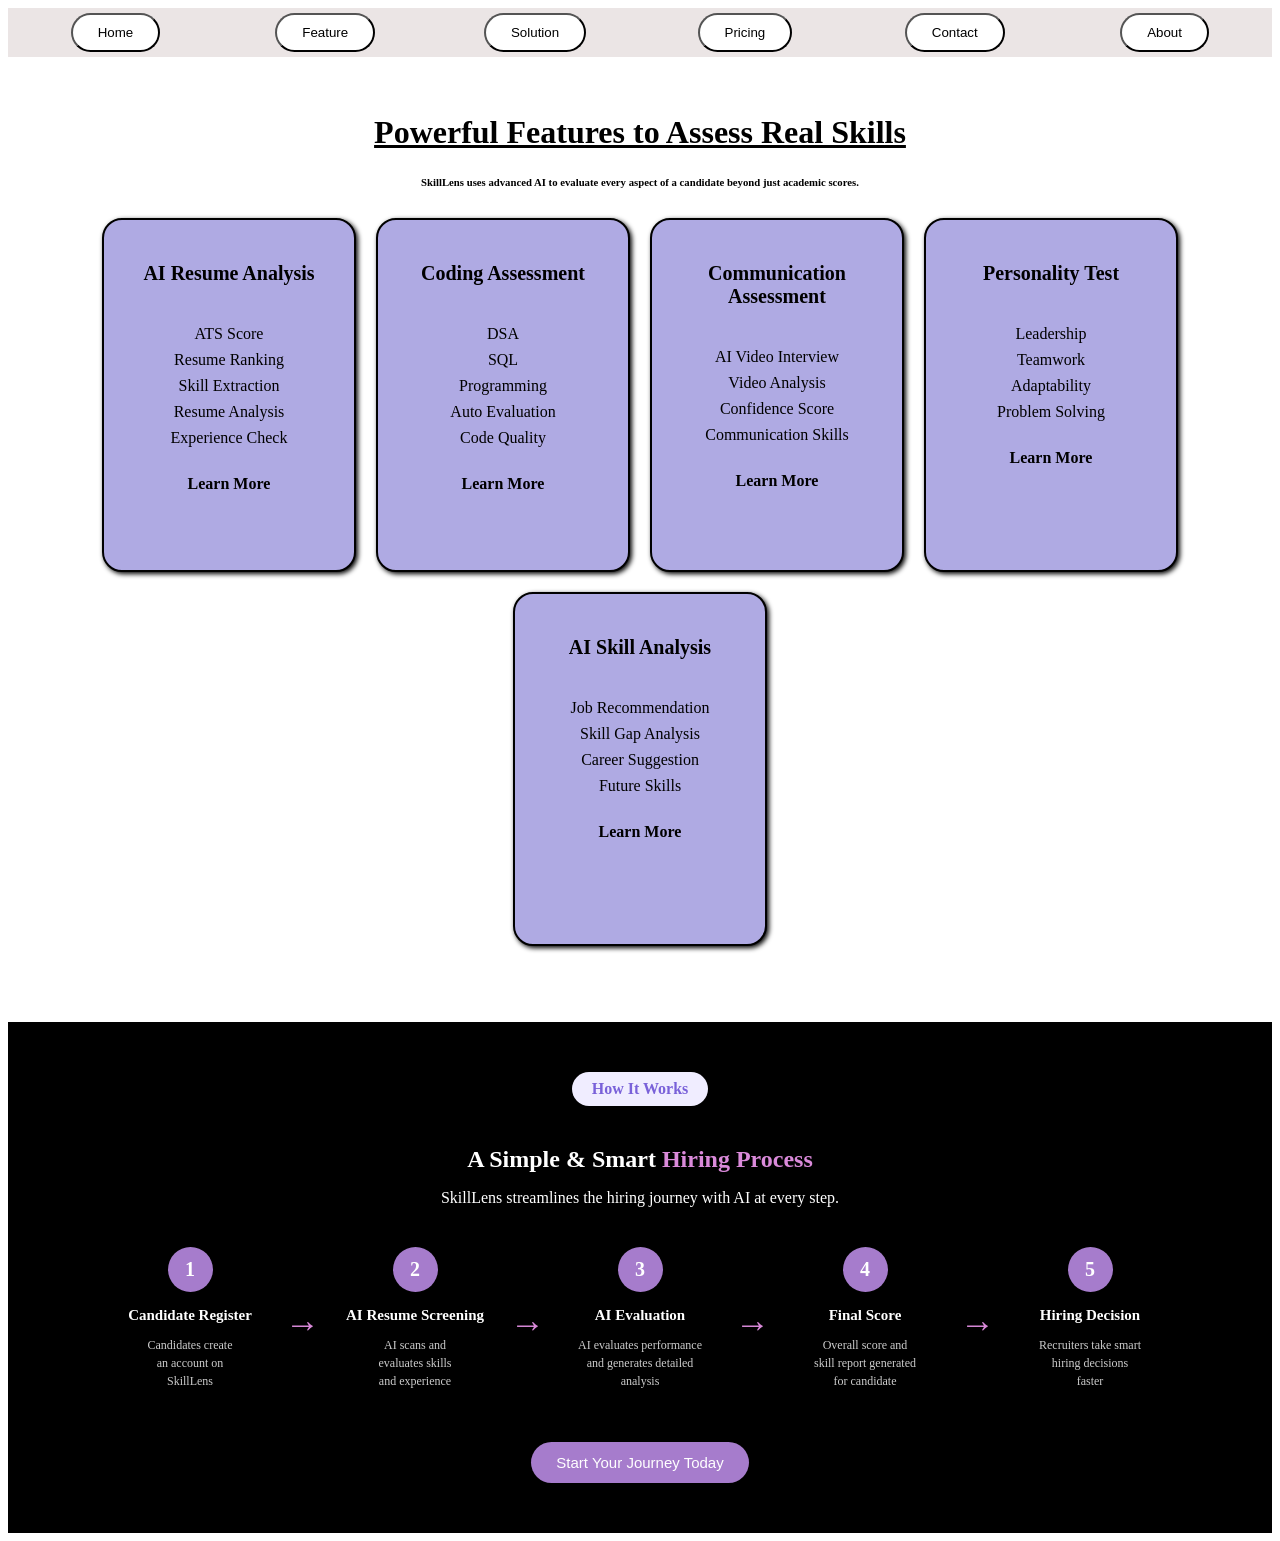
<file: SkillLens/Pro1.html>
<!DOCTYPE html>
<html lang="en">

<head>
    <meta charset="UTF-8">
    <meta name="viewport" content="width=device-width, initial-scale=1.0">
    <title>SkillLens</title>
    <link rel="stylesheet" href="Pro1.css">
</head>

<body>

    <!-- =============================== NAVBAR =============================== -->

    <div class="upper">
        <div><button class="b1">Home</button></div>
        <div><button class="b1">Feature</button></div>
        <div><button class="b1">Solution</button></div>
        <div><button class="b1">Pricing</button></div>
        <div><button class="b1">Contact</button></div>
        <div><button class="b1">About</button></div>
    </div>

    <br><br>

    <!-- =============================== FEATURES =============================== -->

    <h1>
        <center>
            <u>Powerful Features to Assess Real Skills</u>
        </center>
    </h1>

    <h6>
        <center>
            SkillLens uses advanced AI to evaluate every aspect of a candidate beyond just academic scores.
        </center>
    </h6>


    <div class="card-container">

        <!-- =============================== CARD 1 =============================== -->

        <div class="card1">
            <h2>AI Resume Analysis</h2>

            <div class="features1">
                <p>ATS Score</p>
                <p>Resume Ranking</p>
                <p>Skill Extraction</p>
                <p>Resume Analysis</p>
                <p>Experience Check</p>
            </div>

            <a href="#">Learn More</a>
        </div>


        <!-- =============================== CARD 2 =============================== -->

        <div class="card2">
            <h2>Coding Assessment</h2>

            <div class="features2">
                <p>DSA</p>
                <p>SQL</p>
                <p>Programming</p>
                <p>Auto Evaluation</p>
                <p>Code Quality</p>
            </div>

            <a href="#">Learn More</a>
        </div>


        <!-- =============================== CARD 3 =============================== -->

        <div class="card3">
            <h2>Communication Assessment</h2>

            <div class="features3">
                <p>AI Video Interview</p>
                <p>Video Analysis</p>
                <p>Confidence Score</p>
                <p>Communication Skills</p>

            </div>

            <a href="#">Learn More</a>
        </div>


        <!-- =============================== CARD 4 =============================== -->

        <div class="card4">
            <h2>Personality Test</h2>

            <div class="features4">
                <p>Leadership</p>
                <p>Teamwork</p>
                <p>Adaptability</p>
                <p>Problem Solving</p>
            </div>

            <a href="#">Learn More</a>
        </div>


        <!-- =============================== CARD 5 =============================== -->

        <div class="card5">
            <h2>AI Skill Analysis</h2>

            <div class="features5">
                <p>Job Recommendation</p>
                <p>Skill Gap Analysis</p>
                <p>Career Suggestion</p>
                <p>Future Skills</p>
            </div>

            <a href="#">Learn More</a>
        </div>

    </div>


    <br><br>


    <!-- =============================== HOW IT WORKS =============================== -->

    <section id="S1">

        <h4 id="h4">
            How It Works
        </h4>

        <h1>
            A Simple & Smart
            <span>Hiring Process</span>
        </h1>

        <p>
            SkillLens streamlines the hiring journey with AI at every step.
        </p>


        <div class="work-container">

            <!-- STEP 1 -->

            <div class="work-step">

                <div class="step-number">1</div>

                <h3>Candidate Register</h3>

                <p>
                    Candidates create<br>
                    an account on<br>
                    SkillLens
                </p>

            </div>


            <div class="arrow">→</div>


            <!-- STEP 2 -->

            <div class="work-step">

                <div class="step-number">2</div>

                <h3>AI Resume Screening</h3>

                <p>
                    AI scans and<br>
                    evaluates skills<br>
                    and experience
                </p>

            </div>


            <div class="arrow">→</div>


            <!-- STEP 3 -->

            <div class="work-step">

                <div class="step-number">3</div>

                <h3>AI Evaluation</h3>

                <p>
                    AI evaluates performance<br>
                    and generates detailed<br>
                    analysis
                </p>

            </div>


            <div class="arrow">→</div>


            <!-- STEP 4 -->

            <div class="work-step">

                <div class="step-number">4</div>

                <h3>Final Score</h3>

                <p>
                    Overall score and<br>
                    skill report generated<br>
                    for candidate
                </p>

            </div>


            <div class="arrow">→</div>


            <!-- STEP 5 -->

            <div class="work-step">

                <div class="step-number">5</div>

                <h3>Hiring Decision</h3>

                <p>
                    Recruiters take smart<br>
                    hiring decisions<br>
                    faster
                </p>

            </div>

        </div>


        <button id="B1">
            Start Your Journey Today
        </button>

    </section>

</body>

</html>
</file>
<file: SkillLens/Dashboard.css>
body {
    margin: 0;
    background: #0b1220;
    color: white;
    font-family: Arial, sans-serif;
}

.dashboard {
    display: grid;
    grid-template-columns: 200px 1fr;
    min-height: 100vh;
}

.navigation {
    display: flex;
    flex-direction: column;
    gap: 15px;
    margin-top: 25px;
}

.sidebar {
    background: #151d32;
    padding: 20px;
}

.sidebar h2 {
    color: #b9a7ff;
}

.header {
    display: flex;
    justify-content: space-between;
    align-items: center;
    padding: 25px;
}

.header h1 {
    font-size: 20px;
}

.stats {
    display: grid;
    grid-template-columns: repeat(4, 1fr);
    gap: 15px;
    padding: 0 25px;
}

.stat-card {
    min-height: 100px;
    background: #141e32;
    padding: 18px;
    border-radius: 10px;
}

.middle {
    display: grid;
    grid-template-columns: 2fr 1fr;
    gap: 15px;
    padding: 25px;
}

.score-card,
.skill-card {
    background: #141e32;
    border-radius: 10px;
    padding: 20px;
    min-height: 250px;
}
</file>
<file: SkillLens/Pro1.css>
/* =============================== NAVBAR =============================== */

.upper {
    display: grid;
    grid-template-columns: repeat(6, 1fr);
    background-color: rgb(235, 229, 229);
    gap: 5px;
    padding: 5px;
}

.upper div {
    text-align: center;
}

.b1 {
    padding: 10px 25px;
    /* border: none; */
    border-radius: 100px;
    cursor: pointer;
    background-color: white;
    transition: 1s;
}

.b1:hover {
    background-color: rgb(222, 73, 163);
    color: white;
    border-radius: 5000px;
}


/* =============================== CARDS =============================== */

.card-container {
    display: flex;
    justify-content: center;
    align-items: stretch;
    gap: 20px;
    flex-wrap: wrap;
    margin-top: 30px;
}

.card1,
.card2,
.card3,
.card4,
.card5 {
    width: 200px;
    min-height: 300px;
    padding: 25px;

    background: rgb(175, 170, 227);

    border: 2px solid black;
    border-radius: 20px;

    box-shadow: 2px 2px 5px;

    text-align: center;

    transition: 0.5s;
}


/* Card Hover */

.card1:hover,
.card2:hover,
.card3:hover,
.card4:hover,
.card5:hover {
    transform: translateY(-10px);
}


/* =============================== CARD HEADINGS =============================== */

.card1 h2,
.card2 h2,
.card3 h2,
.card4 h2,
.card5 h2 {
    font-size: 20px;
    margin-bottom: 40px;
}


/* =============================== FEATURES =============================== */

.features1,
.features2,
.features3,
.features4,
.features5 {
    text-align: center;
}

.features1 p,
.features2 p,
.features3 p,
.features4 p,
.features5 p {
    font-weight: 300;
    margin: 8px 0;
}


/* =============================== LEARN MORE =============================== */

.card1 a,
.card2 a,
.card3 a,
.card4 a,
.card5 a {
    display: inline-block;
    margin-top: 20px;

    text-decoration: none;
    color: black;
    font-weight: bold;
}

.card1 a:hover,
.card2 a:hover,
.card3 a:hover,
.card4 a:hover,
.card5 a:hover {
    color: rgb(192, 82, 151);
}


/* =============================== HOW IT WORKS =============================== */

#S1 {
    background: #000;
    color: white;

    padding: 50px 30px;
    margin-top: 40px;

    text-align: center;
}


/* Small heading */

#h4 {
    display: inline-block;

    background-color: #f0edff;
    color: rgb(121, 97, 217);

    border-radius: 20px;

    padding: 8px 20px;

    margin: 0 auto 20px auto;
}


/* Main heading */

#S1 h1 {
    margin-bottom: 10px;
}

#S1 h1 span {
    color: rgb(218, 138, 218);
}


/* Description */

#S1>p {
    margin-bottom: 40px;
}


/* =============================== WORKFLOW =============================== */

.work-container {
    display: flex;

    justify-content: center;
    align-items: center;

    gap: 20px;

    width: 100%;

    margin: 0 auto;

    flex-wrap: wrap;
}


/* Individual step */

.work-step {
    width: 150px;

    text-align: center;
}


/* Number Circle */

.step-number {
    width: 45px;
    height: 45px;

    margin: 0 auto 15px auto;

    display: flex;
    justify-content: center;
    align-items: center;

    background-color: rgb(166, 124, 204);

    color: white;

    border-radius: 50%;

    font-size: 20px;
    font-weight: bold;
}


/* Step heading */

.work-step h3 {
    margin: 10px 0;

    font-size: 15px;
}


/* Step paragraph */

.work-step p {
    font-size: 12px;

    line-height: 1.5;

    color: #cccccc;
}


/* Arrows */

.arrow {
    font-size: 35px;

    color: rgb(218, 138, 218);

    font-weight: bold;
}


/* =============================== START BUTTON =============================== */

#B1 {
    margin-top: 40px;

    padding: 12px 25px;

    border: none;

    border-radius: 100px;

    background-color: rgb(166, 124, 204);

    color: white;

    font-size: 15px;

    cursor: pointer;

    transition: 0.5s;
}

#B1:hover {
    background-color: rgb(218, 138, 218);

    transform: scale(1.05);
}
</file>
